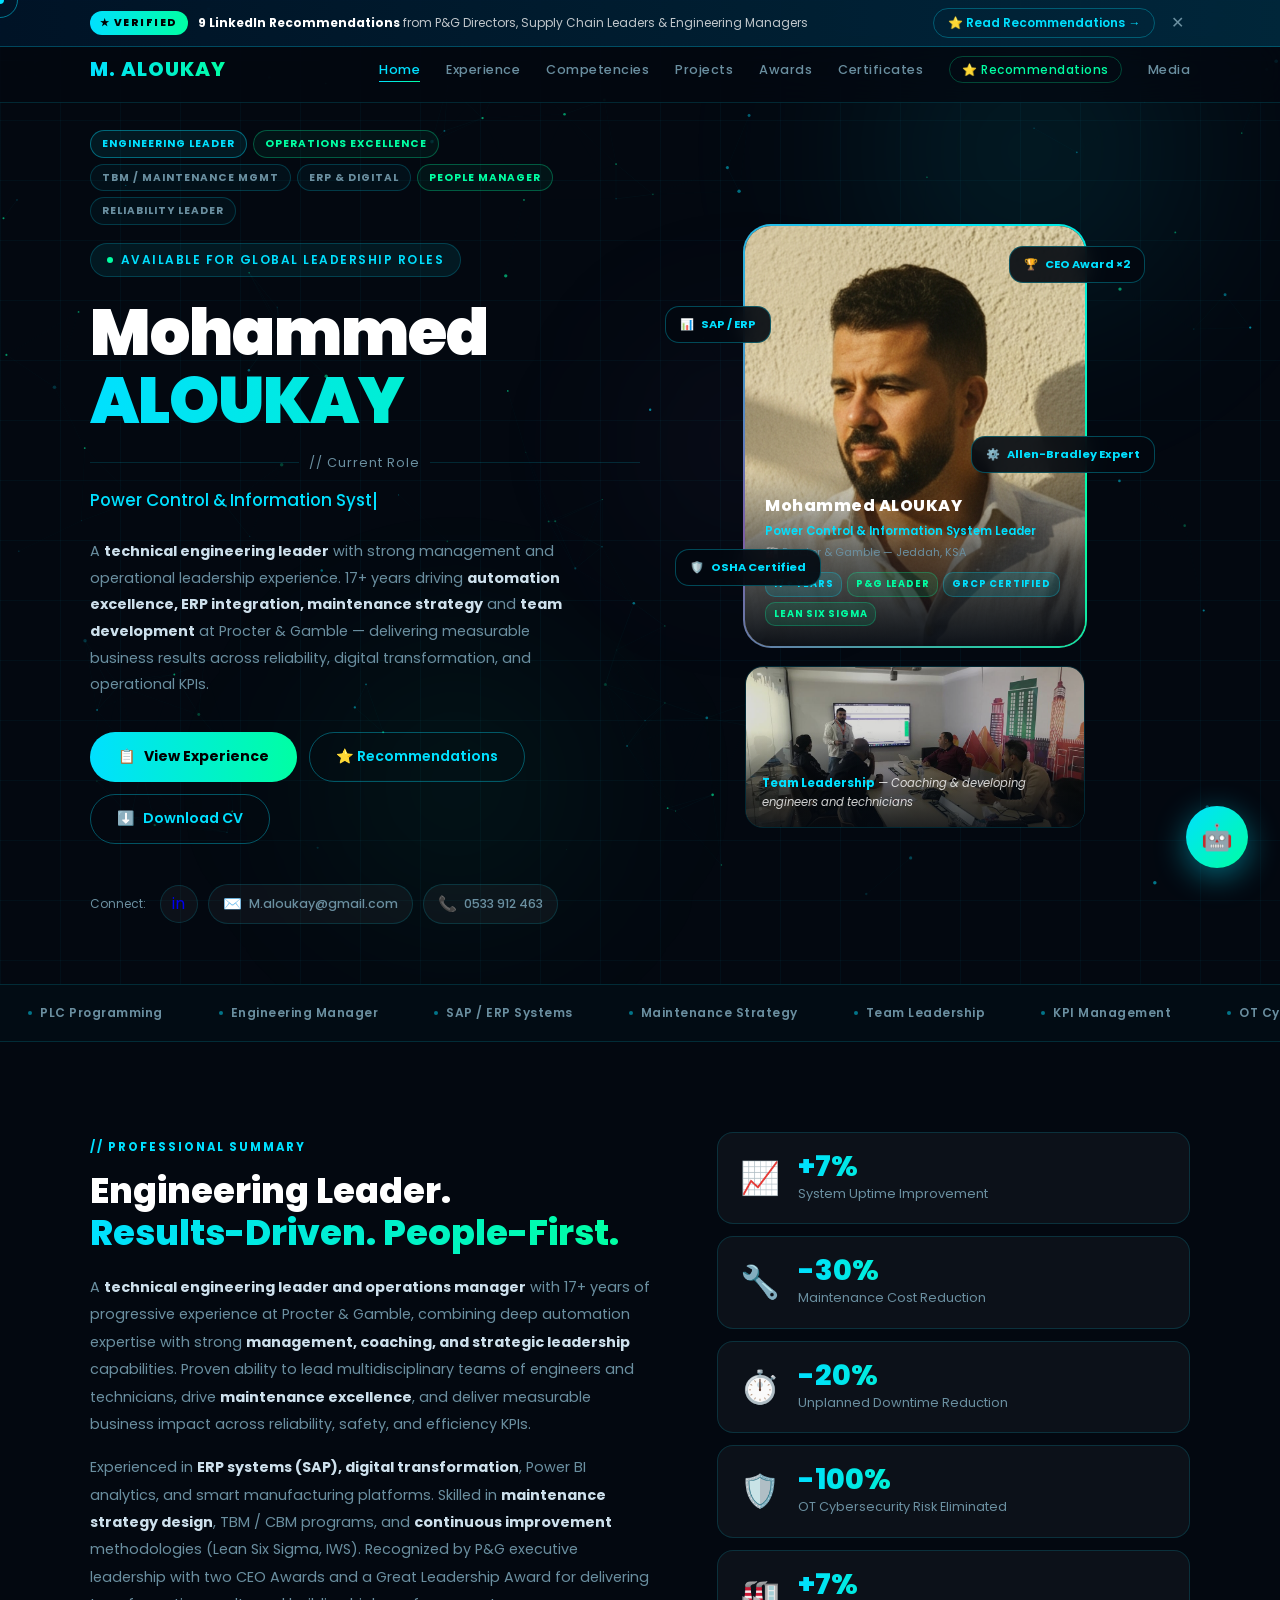
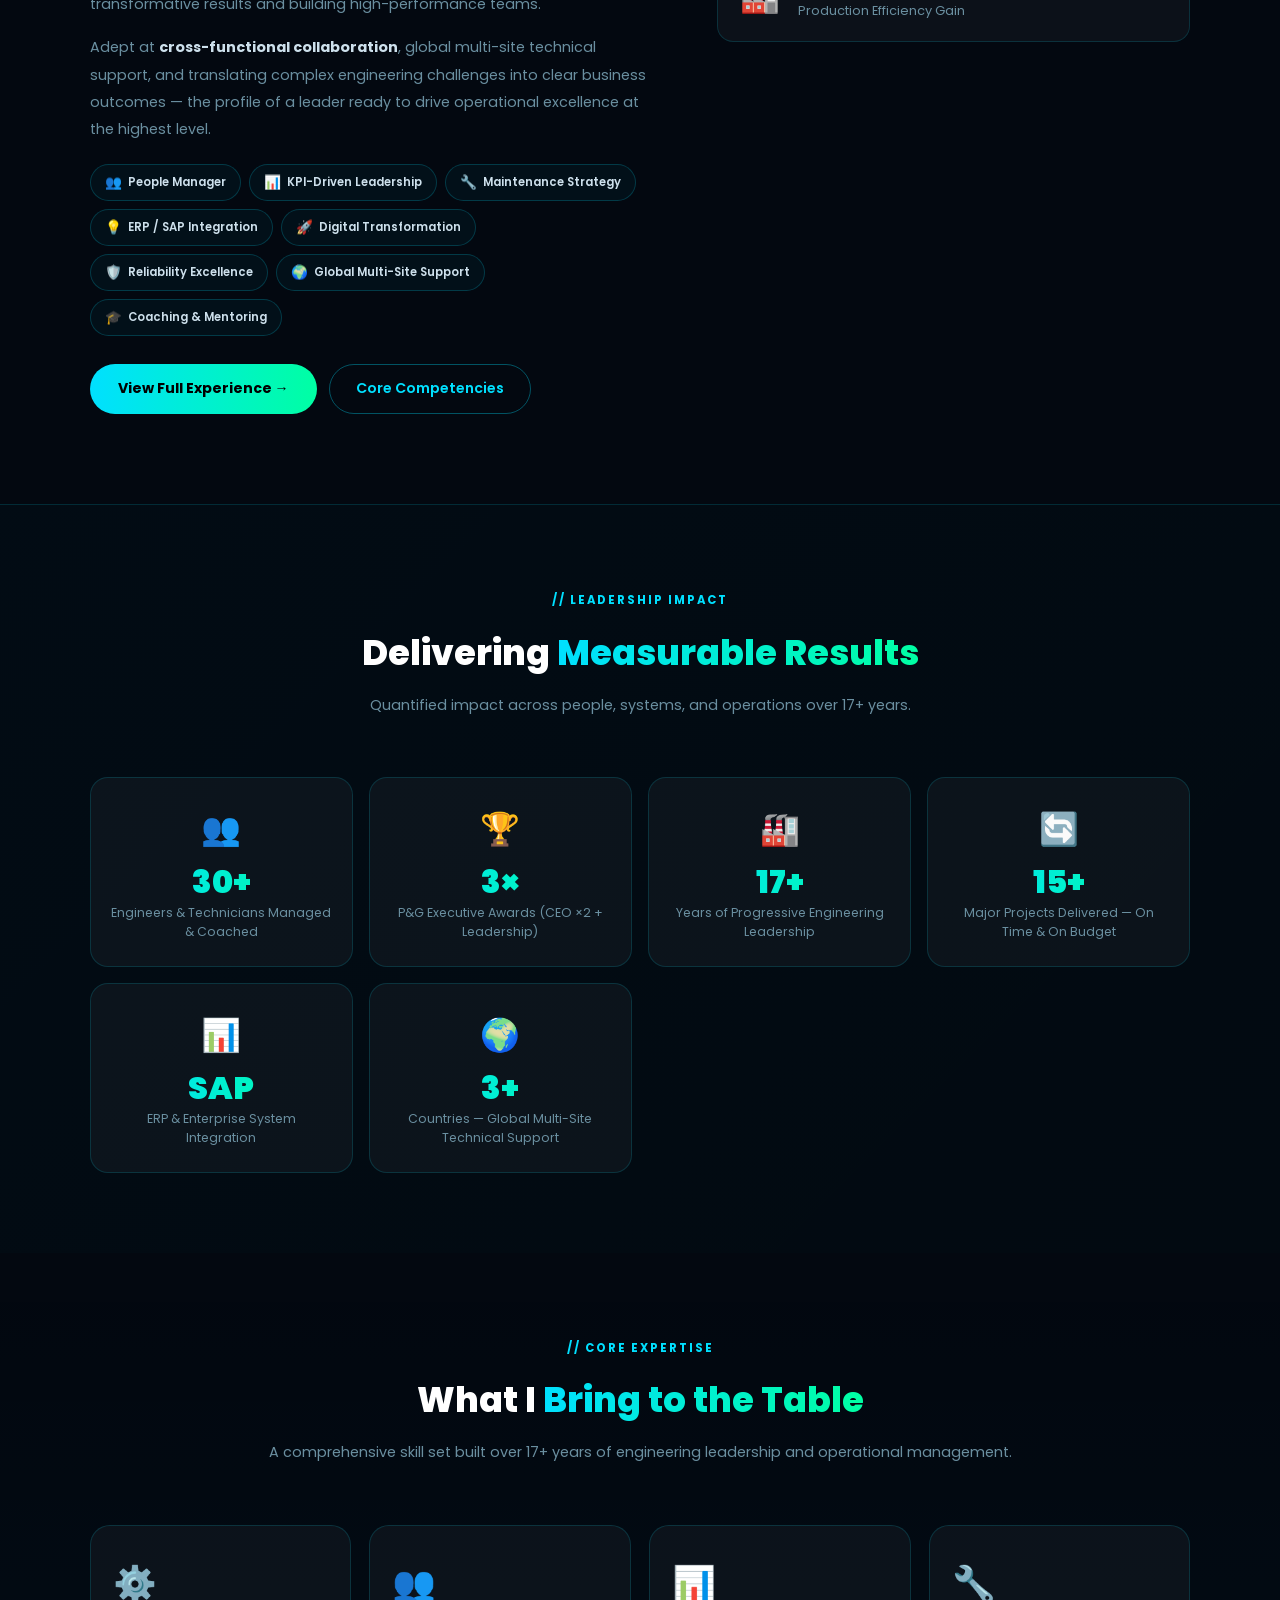
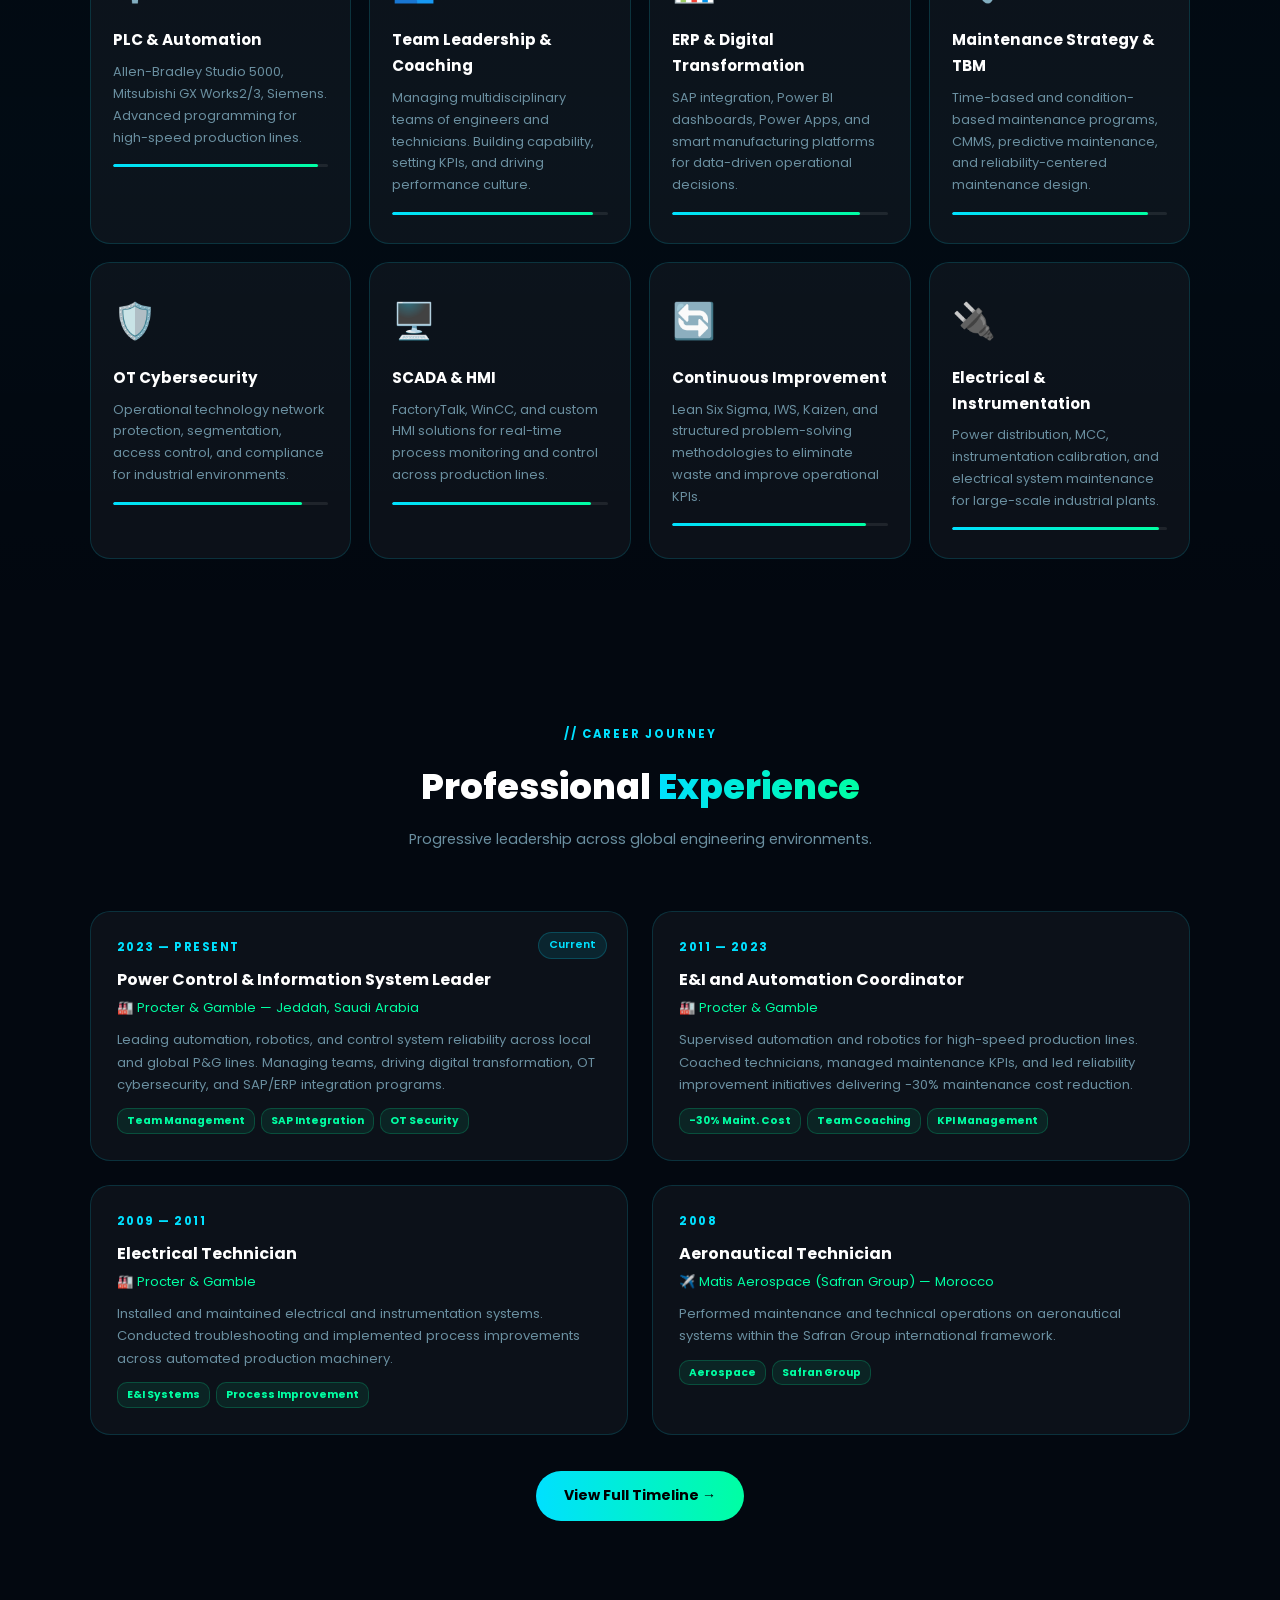
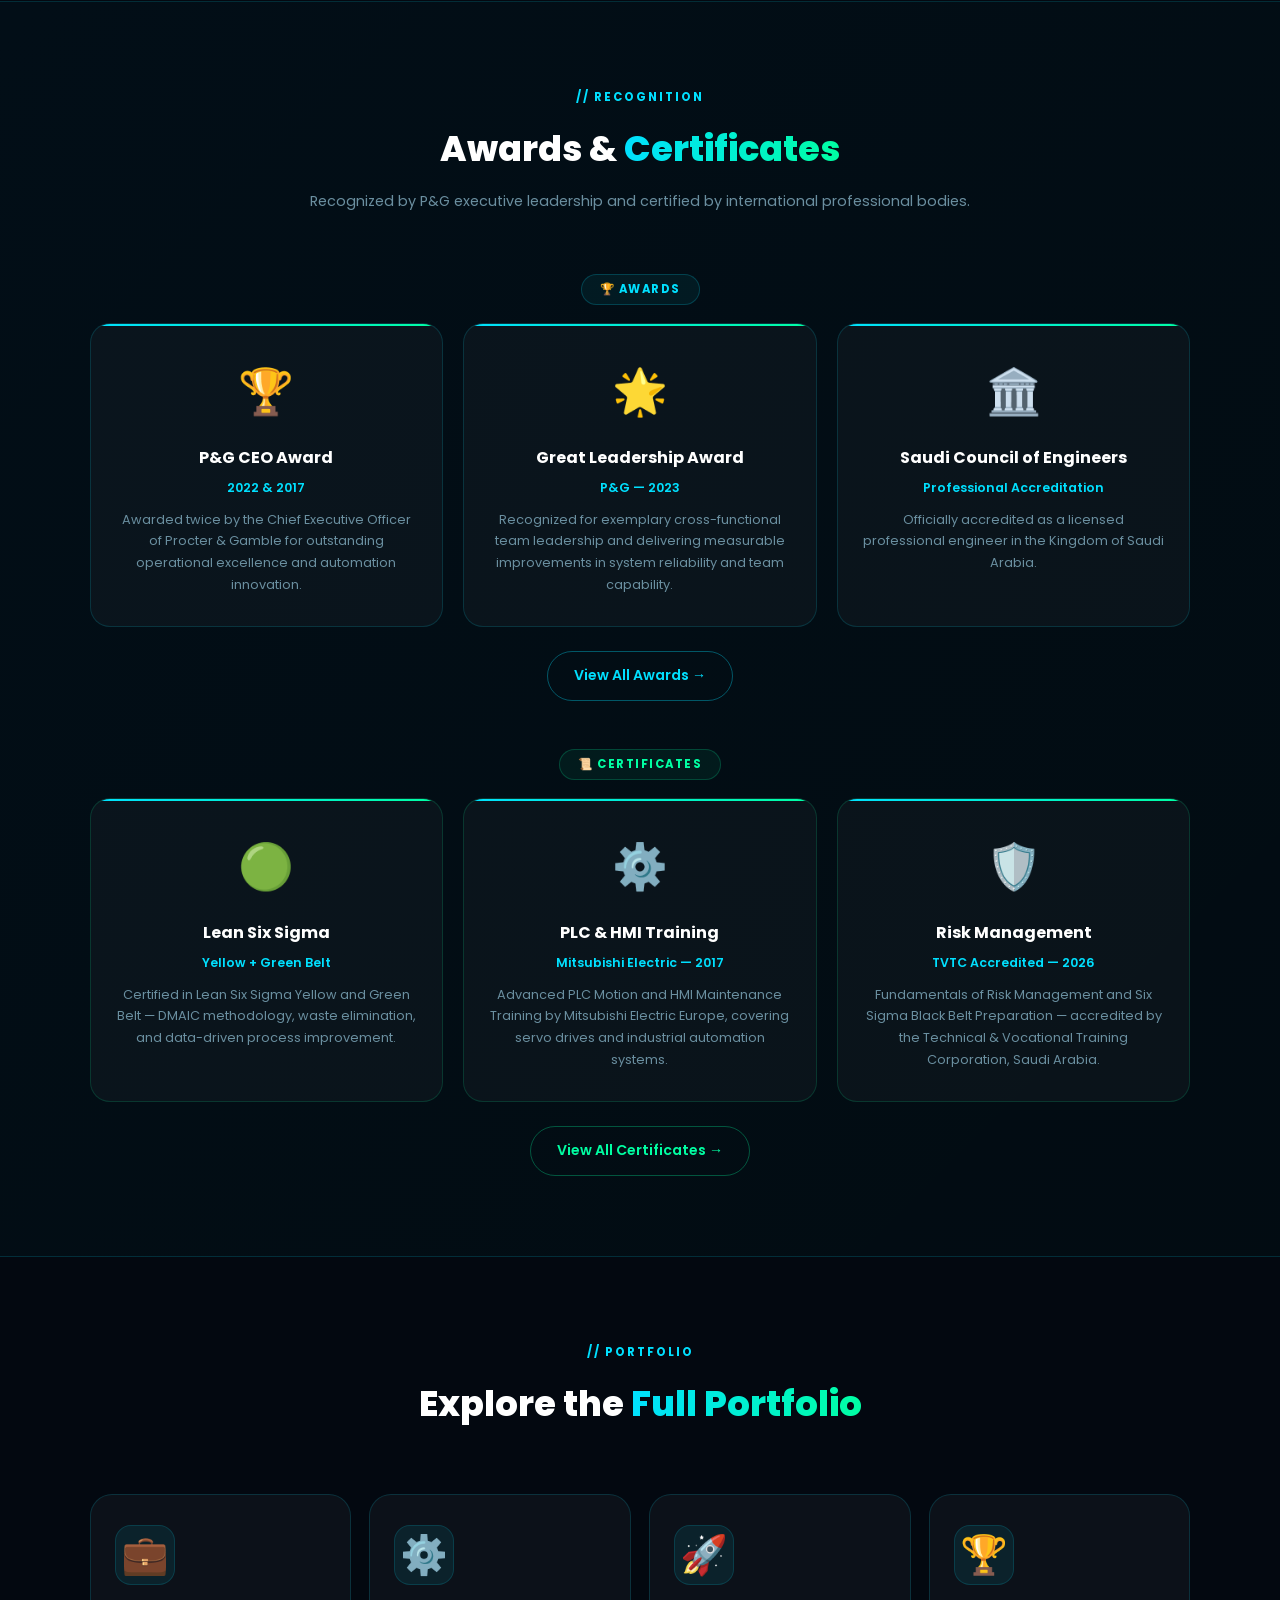
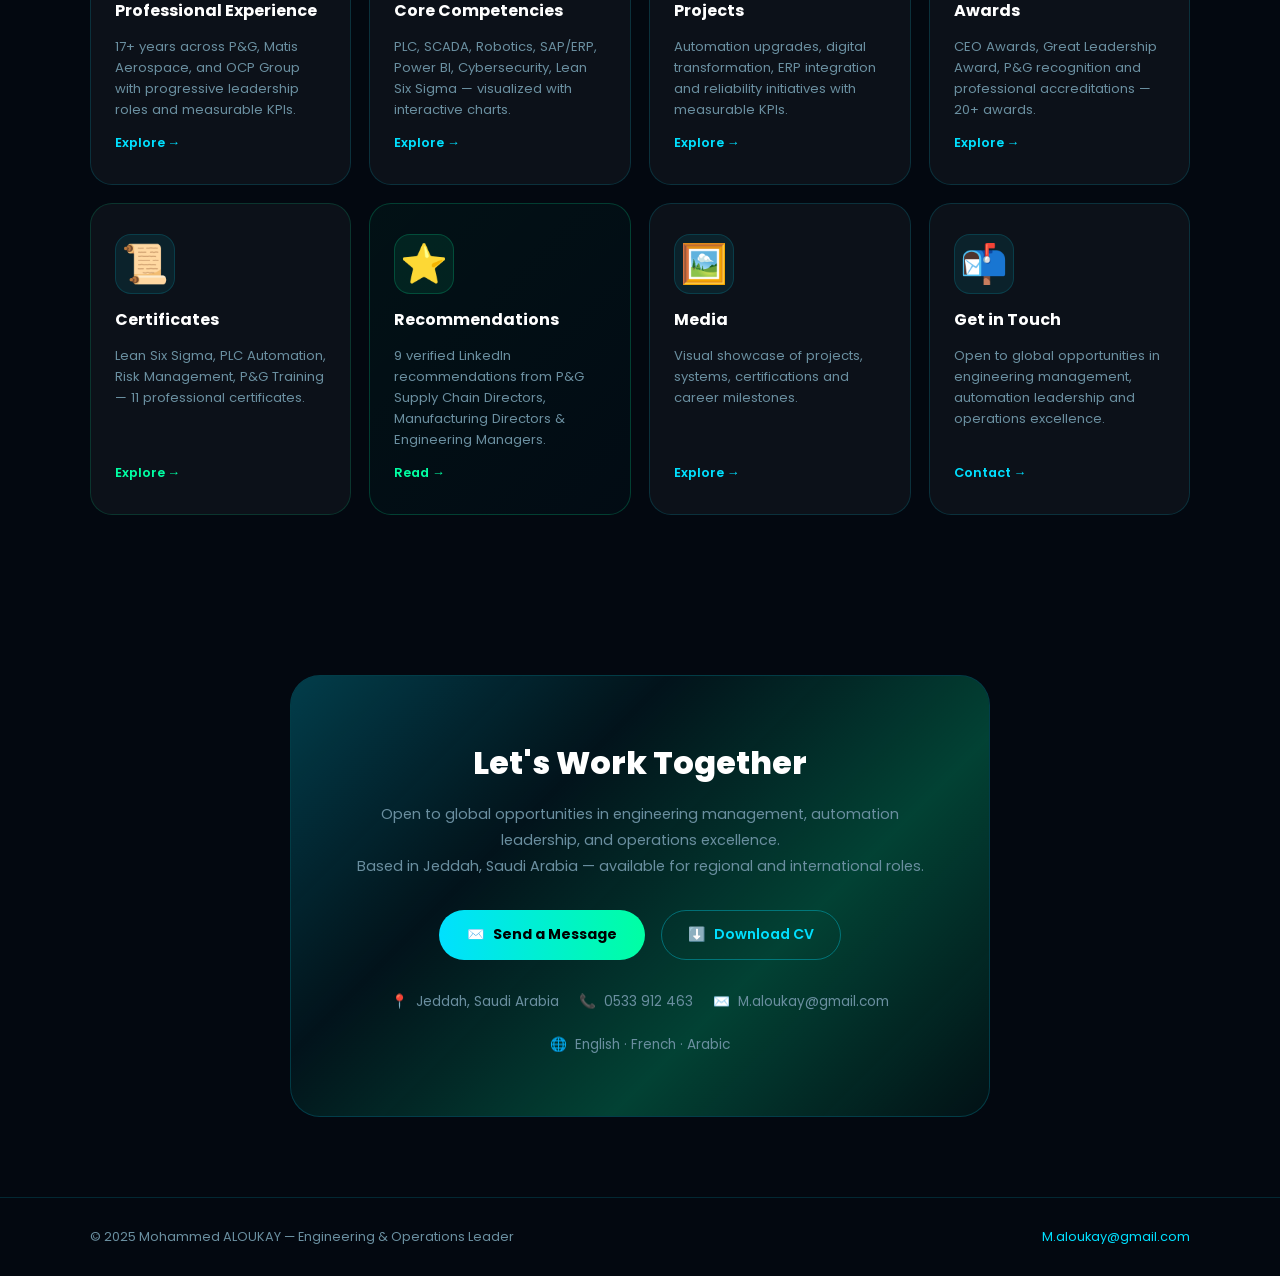
<file: index.html>
<!DOCTYPE html>
<html lang="en">
<head>
  <!-- Google tag (gtag.js) -->
<script async src="https://www.googletagmanager.com/gtag/js?id=G-YPWEG9NPGZ"></script>
<script>
  window.dataLayer = window.dataLayer || [];
  function gtag(){dataLayer.push(arguments);}
  gtag('js', new Date());

  gtag('config', 'G-YPWEG9NPGZ');
</script>
  <meta charset="UTF-8" />
  <meta name="viewport" content="width=device-width, initial-scale=1.0" />
  <title>Mohammed ALOUKAY — Engineering & Operations Leader</title>
  <link href="https://fonts.googleapis.com/css2?family=Poppins:wght@300;400;500;600;700;800;900&display=swap" rel="stylesheet" />
  <link rel="stylesheet" href="style.css" />
  <style>

    /* ══════════════════════════════════════════
       RESET & BASE
    ══════════════════════════════════════════ */
    *, *::before, *::after { box-sizing: border-box; margin: 0; padding: 0; }

    :root {
      --c1: #00e0ff;
      --c2: #00ffa3;
      --c3: #7b5ea7;
      --dark: #030810;
      --dark2: #060d18;
      --card-bg: rgba(255,255,255,0.04);
      --border: rgba(0,224,255,0.15);
      --text: #cde0ec;
      --muted: #6a8fa0;
    }

    html { scroll-behavior: smooth; }

    body {
      font-family: 'Poppins', sans-serif;
      background: var(--dark);
      color: var(--text);
      overflow-x: hidden;
    }

    /* ══════════════════════════════════════════
       LOADER
    ══════════════════════════════════════════ */
    #loader {
      position: fixed; inset: 0; z-index: 9999;
      background: #000;
      display: flex; flex-direction: column;
      align-items: center; justify-content: center;
      gap: 20px;
      transition: opacity .6s ease;
    }
    #loader .loader-name {
      font-size: 2rem; font-weight: 800; letter-spacing: 6px;
      background: linear-gradient(90deg, var(--c1), var(--c2));
      -webkit-background-clip: text; -webkit-text-fill-color: transparent;
    }
    #loader .loader-sub {
      font-size: .72rem; color: var(--muted); letter-spacing: 3px;
      text-transform: uppercase;
    }
    #loader .loader-bar {
      width: 220px; height: 2px;
      background: rgba(255,255,255,.1);
      border-radius: 2px; overflow: hidden;
    }
    #loader .loader-fill {
      height: 100%;
      background: linear-gradient(90deg, var(--c1), var(--c2));
      border-radius: 2px;
      animation: loadFill 1.6s ease forwards;
    }
    @keyframes loadFill { from { width: 0; } to { width: 100%; } }

    /* ══════════════════════════════════════════
       CUSTOM CURSOR
    ══════════════════════════════════════════ */
    .cursor-dot {
      width: 8px; height: 8px;
      background: var(--c1);
      border-radius: 50%;
      position: fixed; pointer-events: none;
      transform: translate(-50%,-50%);
      z-index: 9998;
      transition: transform .1s;
    }
    .cursor-ring {
      width: 36px; height: 36px;
      border: 1.5px solid rgba(0,224,255,.5);
      border-radius: 50%;
      position: fixed; pointer-events: none;
      transform: translate(-50%,-50%);
      z-index: 9997;
      transition: left .12s ease, top .12s ease;
    }

    /* ══════════════════════════════════════════
       CANVAS PARTICLES
    ══════════════════════════════════════════ */
    #particles-canvas {
      position: fixed; inset: 0;
      z-index: 0; pointer-events: none;
    }

    /* ══════════════════════════════════════════
       EXECUTIVE RECOMMENDATIONS BANNER
    ══════════════════════════════════════════ */
    .exec-rec-banner {
      position: fixed; top: 0; left: 0; right: 0;
      z-index: 1100;
      background: linear-gradient(90deg, rgba(0,20,40,.95), rgba(0,40,60,.95));
      border-bottom: 1px solid rgba(0,224,255,.25);
      backdrop-filter: blur(20px);
      padding: 8px 7%;
      display: flex; align-items: center; justify-content: space-between;
      gap: 12px;
      font-size: .75rem;
      transition: transform .4s ease;
    }
    .exec-rec-banner.hidden { transform: translateY(-100%); }
    .erb-left {
      display: flex; align-items: center; gap: 10px;
    }
    .erb-badge {
      background: linear-gradient(90deg, var(--c1), var(--c2));
      color: #000; font-weight: 800; font-size: .65rem;
      letter-spacing: 1.5px; text-transform: uppercase;
      padding: 3px 10px; border-radius: 20px;
      white-space: nowrap;
    }
    .erb-text { color: rgba(255,255,255,.75); }
    .erb-text strong { color: #fff; }
    .erb-right { display: flex; align-items: center; gap: 10px; }
    .erb-link {
      display: inline-flex; align-items: center; gap: 6px;
      color: var(--c1); text-decoration: none;
      font-weight: 600; font-size: .75rem;
      border: 1px solid rgba(0,224,255,.3);
      padding: 4px 14px; border-radius: 20px;
      transition: all .25s;
      white-space: nowrap;
    }
    .erb-link:hover {
      background: rgba(0,224,255,.1);
      border-color: var(--c1);
    }
    .erb-close {
      background: none; border: none; cursor: pointer;
      color: var(--muted); font-size: 1rem; line-height: 1;
      padding: 2px 6px;
      transition: color .2s;
    }
    .erb-close:hover { color: #fff; }

    /* ══════════════════════════════════════════
       NAV
    ══════════════════════════════════════════ */
    nav {
      position: fixed; top: 36px; width: 100%;
      padding: 16px 7%;
      display: flex; align-items: center; justify-content: space-between;
      background: rgba(3,8,16,.7);
      backdrop-filter: blur(20px);
      border-bottom: 1px solid var(--border);
      z-index: 1000;
      transition: padding .3s, top .4s;
    }
    nav.banner-hidden { top: 0; }
    nav.scrolled { padding: 10px 7%; }

    .nav-logo {
      font-size: 1.25rem; font-weight: 800; letter-spacing: 1px;
      background: linear-gradient(90deg, var(--c1), var(--c2));
      -webkit-background-clip: text; -webkit-text-fill-color: transparent;
      text-decoration: none;
    }

    .nav-links { display: flex; gap: 26px; list-style: none; }
    .nav-links a {
      color: var(--muted); text-decoration: none;
      font-size: .8rem; font-weight: 500; letter-spacing: .5px;
      transition: color .25s; position: relative;
    }
    .nav-links a::after {
      content: ''; position: absolute; bottom: -4px; left: 0;
      width: 0; height: 1.5px;
      background: linear-gradient(90deg, var(--c1), var(--c2));
      transition: width .3s;
    }
    .nav-links a:hover { color: #fff; }
    .nav-links a:hover::after { width: 100%; }
    .nav-links a.active { color: var(--c1); }
    .nav-links a.active::after { width: 100%; }
    .nav-links .rec-link a {
      color: var(--c2);
      border: 1px solid rgba(0,255,163,.25);
      padding: 4px 12px; border-radius: 20px;
      font-size: .75rem;
    }
    .nav-links .rec-link a:hover {
      background: rgba(0,255,163,.08);
      border-color: var(--c2);
      color: #fff;
    }
    .nav-links .rec-link a::after { display: none; }

    /* ══════════════════════════════════════════
       HERO
    ══════════════════════════════════════════ */
    .hero {
      min-height: 100vh;
      display: grid;
      grid-template-columns: 1fr 1fr;
      align-items: center;
      padding: 130px 7% 60px;
      position: relative;
      overflow: hidden;
      z-index: 1;
    }

    .hero::before {
      content: '';
      position: absolute; inset: 0;
      background-image:
        linear-gradient(rgba(0,224,255,.04) 1px, transparent 1px),
        linear-gradient(90deg, rgba(0,224,255,.04) 1px, transparent 1px);
      background-size: 60px 60px;
      animation: gridMove 20s linear infinite;
    }
    @keyframes gridMove {
      from { background-position: 0 0; }
      to   { background-position: 60px 60px; }
    }

    .orb {
      position: absolute; border-radius: 50%;
      filter: blur(80px); pointer-events: none;
      animation: orbFloat 10s ease-in-out infinite alternate;
    }
    .orb-1 {
      width: 500px; height: 500px;
      background: radial-gradient(circle, rgba(0,224,255,.12), transparent 70%);
      top: -100px; right: 0;
    }
    .orb-2 {
      width: 400px; height: 400px;
      background: radial-gradient(circle, rgba(0,255,163,.08), transparent 70%);
      bottom: 0; left: 20%;
      animation-delay: -5s;
    }
    .orb-3 {
      width: 300px; height: 300px;
      background: radial-gradient(circle, rgba(123,94,167,.1), transparent 70%);
      top: 30%; right: 30%;
      animation-delay: -3s;
    }
    @keyframes orbFloat {
      from { transform: translate(-30px,-30px) scale(1); }
      to   { transform: translate(30px,30px) scale(1.1); }
    }

    .hero-left { position: relative; z-index: 2; }

    /* Executive identity tags row */
    .exec-tags {
      display: flex; flex-wrap: wrap; gap: 6px;
      margin-bottom: 18px;
    }
    .exec-tag {
      font-size: .65rem; font-weight: 700; letter-spacing: 1px;
      text-transform: uppercase;
      padding: 4px 11px; border-radius: 20px;
      border: 1px solid rgba(0,224,255,.2);
      color: var(--muted);
      background: rgba(0,224,255,.04);
      transition: all .25s;
    }
    .exec-tag.highlight {
      border-color: rgba(0,224,255,.4);
      color: var(--c1);
      background: rgba(0,224,255,.08);
    }
    .exec-tag.green {
      border-color: rgba(0,255,163,.3);
      color: var(--c2);
      background: rgba(0,255,163,.05);
    }

    .hero-eyebrow {
      display: inline-flex; align-items: center; gap: 8px;
      background: rgba(0,224,255,.08);
      border: 1px solid rgba(0,224,255,.2);
      border-radius: 30px;
      padding: 6px 16px;
      font-size: .75rem; font-weight: 600;
      color: var(--c1); letter-spacing: 1.5px;
      text-transform: uppercase;
      margin-bottom: 22px;
    }
    .hero-eyebrow .dot {
      width: 6px; height: 6px; border-radius: 50%;
      background: var(--c2);
      animation: pulse 2s ease-in-out infinite;
    }
    @keyframes pulse {
      0%,100% { opacity: 1; transform: scale(1); }
      50%      { opacity: .4; transform: scale(.7); }
    }

    .hero-name {
      font-size: clamp(2.8rem, 5vw, 4.5rem);
      font-weight: 900; line-height: 1.05;
      letter-spacing: -1px;
      margin-bottom: 6px;
    }
    .hero-name .line1 { color: #fff; display: block; }
    .hero-name .line2 {
      display: block;
      background: linear-gradient(90deg, var(--c1) 0%, var(--c2) 60%, #fff 100%);
      -webkit-background-clip: text; -webkit-text-fill-color: transparent;
      background-size: 200%;
      animation: shimmer 4s linear infinite;
    }
    @keyframes shimmer {
      from { background-position: 0% 50%; }
      to   { background-position: 200% 50%; }
    }

    .hero-title-bar {
      display: flex; align-items: center; gap: 10px;
      margin: 18px 0 12px;
    }
    .hero-title-bar .line { flex: 1; height: 1px; background: var(--border); }
    .hero-title-bar .label {
      font-size: .8rem; color: var(--muted); letter-spacing: 1px;
      white-space: nowrap;
    }

    #typing-text {
      font-size: 1.05rem; font-weight: 500;
      color: var(--c1);
      min-height: 1.6rem;
      margin-bottom: 24px;
    }
    #typing-text .cursor-blink {
      display: inline-block; width: 2px; height: 1.1em;
      background: var(--c1); margin-left: 2px;
      animation: blink .7s step-end infinite;
      vertical-align: middle;
    }
    @keyframes blink { 50% { opacity: 0; } }

    .hero-desc {
      font-size: .9rem; color: var(--muted); line-height: 1.85;
      max-width: 500px; margin-bottom: 34px;
    }
    .hero-desc strong { color: var(--text); }

    .hero-btns { display: flex; flex-wrap: wrap; gap: 12px; margin-bottom: 40px; }

    .btn-primary {
      display: inline-flex; align-items: center; gap: 8px;
      padding: 13px 28px;
      background: linear-gradient(90deg, var(--c1), var(--c2));
      color: #000; font-weight: 700; font-size: .88rem;
      border-radius: 50px; text-decoration: none;
      transition: transform .25s, box-shadow .25s;
      position: relative; overflow: hidden;
    }
    .btn-primary::before {
      content: '';
      position: absolute; inset: 0;
      background: linear-gradient(90deg, var(--c2), var(--c1));
      opacity: 0; transition: opacity .3s;
    }
    .btn-primary:hover { transform: translateY(-3px); box-shadow: 0 12px 30px rgba(0,224,255,.35); }
    .btn-primary:hover::before { opacity: 1; }
    .btn-primary span { position: relative; z-index: 1; }

    .btn-ghost {
      display: inline-flex; align-items: center; gap: 8px;
      padding: 12px 26px;
      background: transparent;
      border: 1.5px solid rgba(0,224,255,.35);
      color: var(--c1); font-weight: 600; font-size: .88rem;
      border-radius: 50px; text-decoration: none;
      transition: all .25s;
    }
    .btn-ghost:hover {
      background: rgba(0,224,255,.08);
      border-color: var(--c1);
      transform: translateY(-3px);
    }

    .hero-social { display: flex; gap: 10px; align-items: center; flex-wrap: wrap; }
    .hero-social .soc-label { font-size: .75rem; color: var(--muted); margin-right: 4px; }
    .soc-btn {
      width: 38px; height: 38px;
      border-radius: 50%;
      border: 1px solid var(--border);
      display: flex; align-items: center; justify-content: center;
      font-size: 1rem; text-decoration: none;
      transition: all .25s;
      background: var(--card-bg);
    }
    .soc-btn:hover {
      border-color: var(--c1);
      background: rgba(0,224,255,.08);
      transform: translateY(-3px);
    }
    .soc-info-btn {
      display: inline-flex; align-items: center; gap: 7px;
      padding: 6px 14px;
      border-radius: 30px;
      border: 1px solid var(--border);
      background: var(--card-bg);
      color: var(--muted);
      font-size: .78rem; font-weight: 500;
      text-decoration: none;
      transition: all .25s;
      white-space: nowrap;
    }
    .soc-info-btn .si-icon { font-size: .95rem; }
    .soc-info-btn:hover {
      border-color: var(--c1);
      color: var(--c1);
      background: rgba(0,224,255,.08);
      transform: translateY(-2px);
    }
    .soc-info-btn.email-btn:hover { border-color: var(--c2); color: var(--c2); background: rgba(0,255,163,.07); }

    /* ══════════════════════════════════════════
       HERO RIGHT — EXECUTIVE PROFILE CARD
    ══════════════════════════════════════════ */
    .hero-right {
      position: relative; z-index: 2;
      display: flex; flex-direction: column;
      align-items: center; gap: 20px;
    }

    /* Rotating glow border */
    .profile-card-wrapper {
      position: relative;
      width: 340px; height: 420px;
    }
    .profile-card-wrapper::before {
      content: '';
      position: absolute; inset: -2px;
      border-radius: 28px;
      background: conic-gradient(
        from 0deg,
        var(--c1), var(--c2), var(--c3), var(--c1)
      );
      animation: rotateBorder 4s linear infinite;
      z-index: 0;
    }
    @keyframes rotateBorder {
      from { transform: rotate(0deg); }
      to   { transform: rotate(360deg); }
    }
    .profile-card-wrapper::after {
      content: '';
      position: absolute; inset: 1px;
      border-radius: 26px;
      background: var(--dark2);
      z-index: 1;
    }

    .profile-card {
      position: relative; z-index: 2;
      width: 100%; height: 100%;
      border-radius: 26px;
      overflow: hidden;
      background: var(--dark2);
    }

    .profile-photo {
      width: 100%; height: 100%;
      object-fit: cover;
      object-position: center top;
      display: block;
    }

    /* Gradient overlay on photo */
    .profile-overlay {
      position: absolute; bottom: 0; left: 0; right: 0;
      background: linear-gradient(to top, rgba(3,8,16,.95) 0%, rgba(3,8,16,.6) 50%, transparent 100%);
      padding: 24px 20px 20px;
      z-index: 3;
    }
    .po-name {
      font-size: 1rem; font-weight: 800; color: #fff;
      letter-spacing: .5px;
    }
    .po-title {
      font-size: .72rem; color: var(--c1);
      font-weight: 600; margin-top: 3px;
    }
    .po-company {
      font-size: .68rem; color: var(--muted); margin-top: 2px;
    }
    .po-badges {
      display: flex; flex-wrap: wrap; gap: 5px; margin-top: 10px;
    }
    .po-badge {
      font-size: .6rem; font-weight: 700; letter-spacing: .8px;
      text-transform: uppercase;
      padding: 3px 8px; border-radius: 10px;
      background: rgba(0,224,255,.12);
      border: 1px solid rgba(0,224,255,.25);
      color: var(--c1);
    }
    .po-badge.green {
      background: rgba(0,255,163,.1);
      border-color: rgba(0,255,163,.25);
      color: var(--c2);
    }

    /* Floating badges around card */
    .float-badge {
      position: absolute;
      background: rgba(3,8,16,.9);
      border: 1px solid rgba(0,224,255,.3);
      border-radius: 14px;
      padding: 8px 14px;
      font-size: .7rem; font-weight: 700;
      color: var(--c1);
      backdrop-filter: blur(10px);
      white-space: nowrap;
      z-index: 10;
      animation: floatBadge 4s ease-in-out infinite alternate;
    }
    .float-badge.fb1 { top: 20px; right: -60px; animation-delay: 0s; }
    .float-badge.fb2 { top: 50%; right: -70px; animation-delay: -1.5s; }
    .float-badge.fb3 { bottom: 60px; left: -70px; animation-delay: -3s; }
    .float-badge.fb4 { top: 80px; left: -80px; animation-delay: -2s; }
    @keyframes floatBadge {
      from { transform: translateY(-6px); }
      to   { transform: translateY(6px); }
    }
    .float-badge .fb-icon { margin-right: 5px; }

    /* Leadership photo strip */
    .leadership-strip {
      width: 340px;
      border-radius: 18px;
      overflow: hidden;
      border: 1px solid rgba(0,224,255,.15);
      position: relative;
    }
    .leadership-strip img {
      width: 100%; height: 160px;
      object-fit: cover; object-position: center 30%;
      display: block;
      filter: brightness(.85);
      transition: filter .3s;
    }
    .leadership-strip:hover img { filter: brightness(1); }
    .leadership-strip-overlay {
      position: absolute; inset: 0;
      background: linear-gradient(to top, rgba(3,8,16,.8) 0%, transparent 60%);
      display: flex; align-items: flex-end;
      padding: 14px 16px;
    }
    .lso-text {
      font-size: .72rem; color: rgba(255,255,255,.8);
      font-style: italic;
    }
    .lso-text strong { color: var(--c1); font-style: normal; }

    /* ══════════════════════════════════════════
       MARQUEE STRIP
    ══════════════════════════════════════════ */
    .marquee-strip {
      position: relative; z-index: 1;
      padding: 18px 0;
      border-top: 1px solid var(--border);
      border-bottom: 1px solid var(--border);
      background: rgba(0,224,255,.02);
      overflow: hidden;
    }
    .marquee-track {
      display: flex; gap: 0;
      animation: marquee 28s linear infinite;
      width: max-content;
    }
    .marquee-track:hover { animation-play-state: paused; }
    @keyframes marquee { from { transform: translateX(0); } to { transform: translateX(-50%); } }
    .marquee-item {
      display: inline-flex; align-items: center; gap: 8px;
      padding: 0 28px;
      font-size: .75rem; font-weight: 600;
      color: var(--muted); letter-spacing: .5px;
      white-space: nowrap;
    }
    .marquee-item .mi-dot {
      width: 4px; height: 4px; border-radius: 50%;
      background: var(--c1); opacity: .5;
    }

    /* ══════════════════════════════════════════
       ABOUT / SUMMARY SECTION
    ══════════════════════════════════════════ */
    .about-section {
      position: relative; z-index: 1;
      padding: 90px 7%;
      display: grid; grid-template-columns: 1.2fr 1fr;
      gap: 60px; align-items: start;
    }

    .about-left {}
    .about-left .section-tag {
      display: inline-block;
      font-size: .72rem; font-weight: 700; letter-spacing: 2px;
      text-transform: uppercase; color: var(--c1);
      margin-bottom: 12px;
    }
    .about-left h2 {
      font-size: 2.2rem; font-weight: 800; color: #fff;
      margin-bottom: 20px; line-height: 1.2;
    }
    .about-left h2 span {
      background: linear-gradient(90deg, var(--c1), var(--c2));
      -webkit-background-clip: text; -webkit-text-fill-color: transparent;
    }
    .about-left p {
      font-size: .9rem; color: var(--muted); line-height: 1.9;
      margin-bottom: 16px;
    }
    .about-left p strong { color: var(--text); }

    /* Leadership pillars row */
    .leadership-pillars {
      display: flex; flex-wrap: wrap; gap: 8px;
      margin: 20px 0 28px;
    }
    .lp-pill {
      display: inline-flex; align-items: center; gap: 6px;
      padding: 6px 14px; border-radius: 20px;
      font-size: .72rem; font-weight: 600;
      border: 1px solid rgba(0,224,255,.2);
      color: var(--text);
      background: rgba(0,224,255,.04);
      transition: all .25s;
    }
    .lp-pill:hover {
      border-color: rgba(0,224,255,.4);
      color: var(--c1);
      background: rgba(0,224,255,.08);
      transform: translateY(-2px);
    }
    .lp-pill .lp-icon { font-size: .85rem; }

    .about-btns { display: flex; flex-wrap: wrap; gap: 12px; }

    /* Stats column */
    .stat-row-item {
      display: flex; align-items: center; gap: 16px;
      padding: 18px 20px;
      background: var(--card-bg);
      border: 1px solid var(--border);
      border-radius: 16px;
      margin-bottom: 12px;
      transition: all .3s;
    }
    .stat-row-item:hover {
      border-color: rgba(0,224,255,.3);
      box-shadow: 0 4px 24px rgba(0,224,255,.1);
    }
    .stat-row-item .sri-icon {
      font-size: 2rem; min-width: 44px; text-align: center;
    }
    .stat-row-item .sri-num {
      font-size: 1.8rem; font-weight: 800;
      background: linear-gradient(90deg, var(--c1), var(--c2));
      -webkit-background-clip: text; -webkit-text-fill-color: transparent;
      line-height: 1;
    }
    .stat-row-item .sri-label {
      font-size: .8rem; color: var(--muted); margin-top: 2px;
    }

    /* ══════════════════════════════════════════
       EXPERTISE SECTION
    ══════════════════════════════════════════ */
    .expertise-section {
      position: relative; z-index: 1;
      padding: 80px 7%;
      background: linear-gradient(180deg, transparent, rgba(0,224,255,.02), transparent);
    }

    .section-header { text-align: center; margin-bottom: 60px; }
    .section-header .section-tag {
      display: inline-block;
      font-size: .72rem; font-weight: 700; letter-spacing: 2px;
      text-transform: uppercase; color: var(--c1);
      margin-bottom: 12px;
    }
    .section-header h2 {
      font-size: 2.2rem; font-weight: 800; color: #fff;
    }
    .section-header h2 span {
      background: linear-gradient(90deg, var(--c1), var(--c2));
      -webkit-background-clip: text; -webkit-text-fill-color: transparent;
    }
    .section-header p { font-size: .9rem; color: var(--muted); margin-top: 10px; }

    .expertise-grid {
      display: grid;
      grid-template-columns: repeat(auto-fill, minmax(240px,1fr));
      gap: 18px;
    }

    .exp-card {
      background: var(--card-bg);
      border: 1px solid var(--border);
      border-radius: 20px;
      padding: 28px 22px;
      transition: all .35s;
      position: relative; overflow: hidden;
      cursor: default;
    }
    .exp-card::after {
      content: '';
      position: absolute; inset: 0;
      background: linear-gradient(135deg, rgba(0,224,255,.06), transparent);
      opacity: 0; transition: opacity .3s;
    }
    .exp-card:hover {
      transform: translateY(-8px);
      border-color: rgba(0,224,255,.35);
      box-shadow: 0 16px 40px rgba(0,224,255,.12);
    }
    .exp-card:hover::after { opacity: 1; }
    .exp-card .ec-icon { font-size: 2.2rem; margin-bottom: 14px; display: block; }
    .exp-card h4 { font-size: .95rem; font-weight: 700; color: #fff; margin-bottom: 8px; }
    .exp-card p { font-size: .8rem; color: var(--muted); line-height: 1.7; }
    .exp-card .ec-bar {
      height: 3px; border-radius: 2px;
      background: rgba(255,255,255,.08);
      margin-top: 16px; overflow: hidden;
    }
    .exp-card .ec-fill {
      height: 100%;
      background: linear-gradient(90deg, var(--c1), var(--c2));
      border-radius: 2px;
      transition: width 1.2s ease;
    }

    /* ══════════════════════════════════════════
       LEADERSHIP IMPACT SECTION (new)
    ══════════════════════════════════════════ */
    .impact-section {
      position: relative; z-index: 1;
      padding: 80px 7%;
      background: linear-gradient(135deg, rgba(0,224,255,.02), rgba(0,255,163,.01));
      border-top: 1px solid var(--border);
    }

    .impact-grid {
      display: grid;
      grid-template-columns: repeat(auto-fill, minmax(220px,1fr));
      gap: 16px;
      margin-top: 0;
    }

    .impact-card {
      background: var(--card-bg);
      border: 1px solid var(--border);
      border-radius: 18px;
      padding: 24px 20px;
      text-align: center;
      transition: all .3s;
      position: relative; overflow: hidden;
    }
    .impact-card::before {
      content: '';
      position: absolute; top: 0; left: 0; right: 0;
      height: 2px;
      background: linear-gradient(90deg, var(--c1), var(--c2));
      transform: scaleX(0);
      transition: transform .4s ease;
    }
    .impact-card:hover::before { transform: scaleX(1); }
    .impact-card:hover {
      transform: translateY(-6px);
      border-color: rgba(0,224,255,.3);
      box-shadow: 0 12px 32px rgba(0,224,255,.1);
    }
    .impact-card .ic-icon { font-size: 2rem; margin-bottom: 10px; display: block; }
    .impact-card .ic-num {
      font-size: 2rem; font-weight: 900;
      background: linear-gradient(90deg, var(--c1), var(--c2));
      -webkit-background-clip: text; -webkit-text-fill-color: transparent;
      line-height: 1;
    }
    .impact-card .ic-label {
      font-size: .78rem; color: var(--muted); margin-top: 6px; line-height: 1.5;
    }

    /* ══════════════════════════════════════════
       TIMELINE PREVIEW
    ══════════════════════════════════════════ */
    .timeline-section {
      position: relative; z-index: 1;
      padding: 80px 7%;
    }

    .timeline-preview {
      display: grid; grid-template-columns: 1fr 1fr;
      gap: 24px;
    }

    .tp-card {
      background: var(--card-bg);
      border: 1px solid var(--border);
      border-radius: 20px;
      padding: 26px;
      transition: all .3s;
      position: relative;
    }
    .tp-card:hover {
      border-color: rgba(0,224,255,.3);
      transform: translateY(-5px);
      box-shadow: 0 12px 32px rgba(0,224,255,.1);
    }
    .tp-card .tp-year {
      font-size: .72rem; font-weight: 700;
      color: var(--c1); letter-spacing: 1.5px;
      text-transform: uppercase; margin-bottom: 8px;
    }
    .tp-card h4 { font-size: 1rem; font-weight: 700; color: #fff; margin-bottom: 4px; }
    .tp-card .tp-company { font-size: .82rem; color: var(--c2); margin-bottom: 10px; }
    .tp-card p { font-size: .82rem; color: var(--muted); line-height: 1.7; }
    .tp-card .tp-badge {
      position: absolute; top: 20px; right: 20px;
      background: rgba(0,224,255,.1);
      border: 1px solid rgba(0,224,255,.2);
      border-radius: 20px; padding: 3px 10px;
      font-size: .68rem; color: var(--c1); font-weight: 600;
    }
    .tp-card .tp-kpis {
      display: flex; flex-wrap: wrap; gap: 6px; margin-top: 12px;
    }
    .tp-kpi {
      font-size: .65rem; font-weight: 700;
      padding: 3px 9px; border-radius: 10px;
      background: rgba(0,255,163,.08);
      border: 1px solid rgba(0,255,163,.2);
      color: var(--c2);
    }

    /* ══════════════════════════════════════════
       AWARDS STRIP
    ══════════════════════════════════════════ */
    .awards-strip {
      position: relative; z-index: 1;
      padding: 80px 7%;
      background: linear-gradient(135deg, rgba(0,224,255,.03), rgba(0,255,163,.02));
      border-top: 1px solid var(--border);
      border-bottom: 1px solid var(--border);
    }

    .awards-row {
      display: grid; grid-template-columns: repeat(3,1fr);
      gap: 20px;
    }

    .award-item {
      background: rgba(255,255,255,.03);
      border: 1px solid var(--border);
      border-radius: 20px;
      padding: 30px 24px;
      text-align: center;
      transition: all .3s;
      position: relative; overflow: hidden;
    }
    .award-item::before {
      content: '';
      position: absolute; top: 0; left: 0; right: 0;
      height: 2px;
      background: linear-gradient(90deg, var(--c1), var(--c2));
    }
    .award-item:hover {
      transform: translateY(-8px);
      box-shadow: 0 16px 40px rgba(0,224,255,.15);
      border-color: rgba(0,224,255,.3);
    }
    .award-item .ai-icon { font-size: 2.8rem; margin-bottom: 14px; display: block; }
    .award-item h4 { font-size: 1rem; font-weight: 700; color: #fff; margin-bottom: 6px; }
    .award-item .ai-year {
      font-size: .78rem; color: var(--c1); font-weight: 600;
      margin-bottom: 10px;
    }
    .award-item p { font-size: .8rem; color: var(--muted); line-height: 1.7; }

    /* ══════════════════════════════════════════
       NAVIGATION CARDS
    ══════════════════════════════════════════ */
    .nav-cards-section {
      position: relative; z-index: 1;
      padding: 80px 7%;
    }

    .nav-cards-grid {
      display: grid;
      grid-template-columns: repeat(auto-fill, minmax(260px,1fr));
      gap: 18px;
    }

    .nav-card {
      background: var(--card-bg);
      border: 1px solid var(--border);
      border-radius: 22px;
      padding: 30px 24px;
      text-decoration: none;
      display: flex; flex-direction: column; gap: 12px;
      transition: all .35s;
      position: relative; overflow: hidden;
    }
    .nav-card::before {
      content: '';
      position: absolute; inset: 0;
      background: linear-gradient(135deg, rgba(0,224,255,.07), transparent);
      opacity: 0; transition: opacity .3s;
    }
    .nav-card:hover {
      transform: translateY(-8px);
      border-color: rgba(0,224,255,.35);
      box-shadow: 0 16px 40px rgba(0,224,255,.12);
    }
    .nav-card:hover::before { opacity: 1; }
    .nav-card .nc-icon {
      font-size: 2.4rem;
      display: flex; align-items: center; justify-content: center;
      width: 60px; height: 60px;
      background: rgba(0,224,255,.08);
      border: 1px solid rgba(0,224,255,.15);
      border-radius: 16px;
    }
    .nav-card h3 { font-size: 1rem; font-weight: 700; color: #fff; }
    .nav-card p  { font-size: .82rem; color: var(--muted); line-height: 1.6; flex: 1; }
    .nav-card .nc-arrow {
      font-size: .8rem; color: var(--c1);
      display: flex; align-items: center; gap: 5px;
      font-weight: 600;
      transition: gap .25s;
    }
    .nav-card:hover .nc-arrow { gap: 10px; }

    /* Special Recommendations card */
    .nav-card.rec-card {
      border-color: rgba(0,255,163,.2);
      background: linear-gradient(135deg, rgba(0,255,163,.04), rgba(0,224,255,.02));
    }
    .nav-card.rec-card:hover {
      border-color: rgba(0,255,163,.4);
      box-shadow: 0 16px 40px rgba(0,255,163,.1);
    }
    .nav-card.rec-card .nc-icon {
      background: rgba(0,255,163,.08);
      border-color: rgba(0,255,163,.2);
    }
    .nav-card.rec-card .nc-arrow { color: var(--c2); }

    /* ══════════════════════════════════════════
       CONTACT SECTION
    ══════════════════════════════════════════ */
    .contact-section {
      position: relative; z-index: 1;
      padding: 80px 7%;
      text-align: center;
    }

    .contact-box {
      max-width: 700px; margin: 0 auto;
      background: linear-gradient(135deg, rgba(0,224,255,.06), rgba(0,255,163,.04));
      border: 1px solid rgba(0,224,255,.2);
      border-radius: 30px;
      padding: 60px 50px;
      position: relative; overflow: hidden;
    }
    .contact-box::before {
      content: '';
      position: absolute; inset: -1px;
      border-radius: 30px;
      background: linear-gradient(135deg, rgba(0,224,255,.2), transparent, rgba(0,255,163,.2), transparent);
      z-index: -1;
    }
    .contact-box h2 {
      font-size: 2rem; font-weight: 800; color: #fff; margin-bottom: 12px;
    }
    .contact-box p { font-size: .9rem; color: var(--muted); margin-bottom: 30px; line-height: 1.8; }

    .contact-info-row {
      display: flex; flex-wrap: wrap; justify-content: center; gap: 20px;
      margin-top: 30px;
    }
    .ci-item {
      display: flex; align-items: center; gap: 8px;
      font-size: .85rem; color: var(--muted);
    }
    .ci-item a { color: var(--muted); text-decoration: none; transition: color .25s; }
    .ci-item a:hover { color: var(--c1); }
    .ci-item .ci-icon { color: var(--c1); }

    /* ══════════════════════════════════════════
       FOOTER
    ══════════════════════════════════════════ */
    footer {
      position: relative; z-index: 1;
      padding: 28px 7%;
      border-top: 1px solid var(--border);
      display: flex; align-items: center; justify-content: space-between;
      flex-wrap: wrap; gap: 12px;
    }
    footer p { font-size: .8rem; color: var(--muted); }
    footer a { color: var(--c1); text-decoration: none; }

    /* ══════════════════════════════════════════
       SCROLL REVEAL
    ══════════════════════════════════════════ */
    .reveal {
      opacity: 0; transform: translateY(40px);
      transition: opacity .8s ease, transform .8s ease;
    }
    .reveal.visible { opacity: 1; transform: translateY(0); }
    .reveal-left {
      opacity: 0; transform: translateX(-40px);
      transition: opacity .8s ease, transform .8s ease;
    }
    .reveal-left.visible { opacity: 1; transform: translateX(0); }
    .reveal-right {
      opacity: 0; transform: translateX(40px);
      transition: opacity .8s ease, transform .8s ease;
    }
    .reveal-right.visible { opacity: 1; transform: translateX(0); }

    .d1 { transition-delay: .1s; }
    .d2 { transition-delay: .2s; }
    .d3 { transition-delay: .3s; }
    .d4 { transition-delay: .4s; }
    .d5 { transition-delay: .5s; }

    /* ══════════════════════════════════════════
       RESPONSIVE
    ══════════════════════════════════════════ */
    @media (max-width: 900px) {
      .hero { grid-template-columns: 1fr; padding-top: 120px; }
      .hero-right { display: none; }
      .about-section { grid-template-columns: 1fr; }
      .timeline-preview { grid-template-columns: 1fr; }
      .awards-row { grid-template-columns: 1fr; }
      .profile-card-wrapper { width: 280px; height: 340px; }
      .float-badge { display: none; }
    }
    @media (max-width: 600px) {
      .nav-links { display: none; }
      .exec-rec-banner { padding: 8px 4%; }
      .erb-text { display: none; }
    }
  </style>
</head>
<body>

<!-- LOADER -->
<div id="loader">
  <div class="loader-name">ALOUKAY</div>
  <div class="loader-sub">Engineering &amp; Operations Leader</div>
  <div class="loader-bar"><div class="loader-fill"></div></div>
</div>

<!-- CURSOR -->
<div class="cursor-dot" id="cursorDot"></div>
<div class="cursor-ring" id="cursorRing"></div>

<!-- PARTICLES -->
<canvas id="particles-canvas"></canvas>

<!-- ════════════════════ EXECUTIVE RECOMMENDATIONS BANNER ════════════════════ -->
<div class="exec-rec-banner" id="execBanner">
  <div class="erb-left">
    <span class="erb-badge">★ Verified</span>
    <span class="erb-text"><strong>9 LinkedIn Recommendations</strong> from P&amp;G Directors, Supply Chain Leaders &amp; Engineering Managers</span>
  </div>
  <div class="erb-right">
    <a href="recommendations.html" class="erb-link">⭐ Read Recommendations →</a>
    <button class="erb-close" id="bannerClose" title="Close">✕</button>
  </div>
</div>

<!-- ════════════════════ NAV ════════════════════ -->
<nav id="mainNav">
  <a href="index.html" class="nav-logo">M. ALOUKAY</a>
  <ul class="nav-links">
    <li><a href="index.html" class="active">Home</a></li>
    <li><a href="experience.html">Experience</a></li>
    <li><a href="competencies.html">Competencies</a></li>
    <li><a href="projects.html">Projects</a></li>
    <li><a href="achievements.html">Awards</a></li>
    <li><a href="certificates.html">Certificates</a></li>
    <li class="rec-link"><a href="recommendations.html">⭐ Recommendations</a></li>
    <li><a href="gallery.html">Media</a></li>
  </ul>
</nav>

<!-- ════════════════════ HERO ════════════════════ -->
<section class="hero">
  <div class="orb orb-1"></div>
  <div class="orb orb-2"></div>
  <div class="orb orb-3"></div>

  <!-- LEFT -->
  <div class="hero-left reveal-left">

    <!-- Executive identity tags -->
    <div class="exec-tags">
      <span class="exec-tag highlight">Engineering Leader</span>
      <span class="exec-tag green">Operations Excellence</span>
      <span class="exec-tag">TBM / Maintenance Mgmt</span>
      <span class="exec-tag">ERP &amp; Digital</span>
      <span class="exec-tag green">People Manager</span>
      <span class="exec-tag">Reliability Leader</span>
    </div>

    <div class="hero-eyebrow">
      <span class="dot"></span>
      Available for Global Leadership Roles
    </div>

    <h1 class="hero-name">
      <span class="line1">Mohammed</span>
      <span class="line2">ALOUKAY</span>
    </h1>

    <div class="hero-title-bar">
      <div class="line"></div>
      <div class="label">// Current Role</div>
      <div class="line"></div>
    </div>

    <div id="typing-text"><span class="cursor-blink"></span></div>

    <p class="hero-desc">
      A <strong>technical engineering leader</strong> with strong management and operational leadership experience.
      17+ years driving <strong>automation excellence, ERP integration, maintenance strategy</strong> and
      <strong>team development</strong> at Procter &amp; Gamble — delivering measurable business results
      across reliability, digital transformation, and operational KPIs.
    </p>

    <div class="hero-btns">
      <a class="btn-primary" href="experience.html"><span>📋</span><span>View Experience</span></a>
      <a class="btn-ghost" href="recommendations.html">⭐ Recommendations</a>
      <a class="btn-ghost" href="Mohammed_ALOUKAY_CV.pdf" download><span>⬇️</span><span>Download CV</span></a>
    </div>

    <div class="hero-social">
      <span class="soc-label">Connect:</span>
      <a href="https://www.linkedin.com/in/mohammed-aloukay-733482168/" target="_blank" class="soc-btn" title="LinkedIn">in</a>
      <a href="mailto:M.aloukay@gmail.com" class="soc-info-btn email-btn" title="Email">
        <span class="si-icon">✉️</span><span>M.aloukay@gmail.com</span>
      </a>
      <a href="tel:+212533912463" class="soc-info-btn" title="Phone">
        <span class="si-icon">📞</span><span>0533 912 463</span>
      </a>
    </div>
  </div>

  <!-- RIGHT — Executive Profile Card -->
  <div class="hero-right reveal-right">
    <div class="profile-card-wrapper">
      <!-- Floating badges -->
      <div class="float-badge fb1"><span class="fb-icon">🏆</span> CEO Award ×2</div>
      <div class="float-badge fb2"><span class="fb-icon">⚙️</span> Allen-Bradley Expert</div>
      <div class="float-badge fb3"><span class="fb-icon">🛡️</span> OSHA Certified</div>
      <div class="float-badge fb4"><span class="fb-icon">📊</span> SAP / ERP</div>

      <div class="profile-card">
        <img src="profile.png" alt="Mohammed ALOUKAY" class="profile-photo" />
        <div class="profile-overlay">
          <div>
            <div class="po-name">Mohammed ALOUKAY</div>
            <div class="po-title">Power Control &amp; Information System Leader</div>
            <div class="po-company">🏭 Procter &amp; Gamble — Jeddah, KSA</div>
            <div class="po-badges">
              <span class="po-badge">17+ Years</span>
              <span class="po-badge green">P&amp;G Leader</span>
              <span class="po-badge">GRCP Certified</span>
              <span class="po-badge green">Lean Six Sigma</span>
            </div>
          </div>
        </div>
      </div>
    </div>

    <!-- Leadership photo strip -->
    <div class="leadership-strip">
      <img src="leadership_photo.jpg" alt="Mohammed ALOUKAY leading a team session" />
      <div class="leadership-strip-overlay">
        <div class="lso-text"><strong>Team Leadership</strong> — Coaching &amp; developing engineers and technicians</div>
      </div>
    </div>
  </div>
</section>

<!-- ════════════════════ MARQUEE ════════════════════ -->
<div class="marquee-strip">
  <div class="marquee-track" id="marqueeTrack">
    <span class="marquee-item"><span class="mi-dot"></span>PLC Programming</span>
    <span class="marquee-item"><span class="mi-dot"></span>Engineering Manager</span>
    <span class="marquee-item"><span class="mi-dot"></span>SAP / ERP Systems</span>
    <span class="marquee-item"><span class="mi-dot"></span>Maintenance Strategy</span>
    <span class="marquee-item"><span class="mi-dot"></span>Team Leadership</span>
    <span class="marquee-item"><span class="mi-dot"></span>KPI Management</span>
    <span class="marquee-item"><span class="mi-dot"></span>OT Cybersecurity</span>
    <span class="marquee-item"><span class="mi-dot"></span>Digital Transformation</span>
    <span class="marquee-item"><span class="mi-dot"></span>Reliability Excellence</span>
    <span class="marquee-item"><span class="mi-dot"></span>Lean Six Sigma</span>
    <span class="marquee-item"><span class="mi-dot"></span>Continuous Improvement</span>
    <span class="marquee-item"><span class="mi-dot"></span>Power BI Dashboards</span>
    <span class="marquee-item"><span class="mi-dot"></span>Coaching &amp; Mentoring</span>
    <span class="marquee-item"><span class="mi-dot"></span>P&amp;G CEO Award ×2</span>
    <span class="marquee-item"><span class="mi-dot"></span>SCADA / HMI</span>
    <span class="marquee-item"><span class="mi-dot"></span>Operational Excellence</span>
    <!-- duplicate for seamless loop -->
    <span class="marquee-item"><span class="mi-dot"></span>PLC Programming</span>
    <span class="marquee-item"><span class="mi-dot"></span>Engineering Manager</span>
    <span class="marquee-item"><span class="mi-dot"></span>SAP / ERP Systems</span>
    <span class="marquee-item"><span class="mi-dot"></span>Maintenance Strategy</span>
    <span class="marquee-item"><span class="mi-dot"></span>Team Leadership</span>
    <span class="marquee-item"><span class="mi-dot"></span>KPI Management</span>
    <span class="marquee-item"><span class="mi-dot"></span>OT Cybersecurity</span>
    <span class="marquee-item"><span class="mi-dot"></span>Digital Transformation</span>
    <span class="marquee-item"><span class="mi-dot"></span>Reliability Excellence</span>
    <span class="marquee-item"><span class="mi-dot"></span>Lean Six Sigma</span>
    <span class="marquee-item"><span class="mi-dot"></span>Continuous Improvement</span>
    <span class="marquee-item"><span class="mi-dot"></span>Power BI Dashboards</span>
    <span class="marquee-item"><span class="mi-dot"></span>Coaching &amp; Mentoring</span>
    <span class="marquee-item"><span class="mi-dot"></span>P&amp;G CEO Award ×2</span>
    <span class="marquee-item"><span class="mi-dot"></span>SCADA / HMI</span>
    <span class="marquee-item"><span class="mi-dot"></span>Operational Excellence</span>
  </div>
</div>

<!-- ════════════════════ ABOUT / SUMMARY ════════════════════ -->
<section class="about-section">
  <div class="about-left reveal-left">
    <div class="section-tag">// Professional Summary</div>
    <h2>Engineering Leader.<br><span>Results-Driven. People-First.</span></h2>

    <p>
      A <strong>technical engineering leader and operations manager</strong> with 17+ years of progressive experience
      at Procter &amp; Gamble, combining deep automation expertise with strong <strong>management, coaching,
      and strategic leadership</strong> capabilities. Proven ability to lead multidisciplinary teams of
      engineers and technicians, drive <strong>maintenance excellence</strong>, and deliver measurable
      business impact across reliability, safety, and efficiency KPIs.
    </p>
    <p>
      Experienced in <strong>ERP systems (SAP), digital transformation</strong>, Power BI analytics,
      and smart manufacturing platforms. Skilled in <strong>maintenance strategy design</strong>,
      TBM / CBM programs, and <strong>continuous improvement</strong> methodologies (Lean Six Sigma, IWS).
      Recognized by P&amp;G executive leadership with two CEO Awards and a Great Leadership Award for
      delivering transformative results and building high-performance teams.
    </p>
    <p>
      Adept at <strong>cross-functional collaboration</strong>, global multi-site technical support,
      and translating complex engineering challenges into clear business outcomes — the profile of
      a leader ready to drive operational excellence at the highest level.
    </p>

    <!-- Leadership pillars -->
    <div class="leadership-pillars">
      <span class="lp-pill"><span class="lp-icon">👥</span> People Manager</span>
      <span class="lp-pill"><span class="lp-icon">📊</span> KPI-Driven Leadership</span>
      <span class="lp-pill"><span class="lp-icon">🔧</span> Maintenance Strategy</span>
      <span class="lp-pill"><span class="lp-icon">💡</span> ERP / SAP Integration</span>
      <span class="lp-pill"><span class="lp-icon">🚀</span> Digital Transformation</span>
      <span class="lp-pill"><span class="lp-icon">🛡️</span> Reliability Excellence</span>
      <span class="lp-pill"><span class="lp-icon">🌍</span> Global Multi-Site Support</span>
      <span class="lp-pill"><span class="lp-icon">🎓</span> Coaching &amp; Mentoring</span>
    </div>

    <div class="about-btns">
      <a class="btn-primary" href="experience.html"><span>View Full Experience →</span></a>
      <a class="btn-ghost" href="competencies.html">Core Competencies</a>
    </div>
  </div>

  <div class="about-right reveal-right">
    <div class="stat-row-item d1">
      <div class="sri-icon">📈</div>
      <div>
        <div class="sri-num">+7%</div>
        <div class="sri-label">System Uptime Improvement</div>
      </div>
    </div>
    <div class="stat-row-item d2">
      <div class="sri-icon">🔧</div>
      <div>
        <div class="sri-num">-30%</div>
        <div class="sri-label">Maintenance Cost Reduction</div>
      </div>
    </div>
    <div class="stat-row-item d3">
      <div class="sri-icon">⏱️</div>
      <div>
        <div class="sri-num">-20%</div>
        <div class="sri-label">Unplanned Downtime Reduction</div>
      </div>
    </div>
    <div class="stat-row-item d4">
      <div class="sri-icon">🛡️</div>
      <div>
        <div class="sri-num">-100%</div>
        <div class="sri-label">OT Cybersecurity Risk Eliminated</div>
      </div>
    </div>
    <div class="stat-row-item d5">
      <div class="sri-icon">🏭</div>
      <div>
        <div class="sri-num">+7%</div>
        <div class="sri-label">Production Efficiency Gain</div>
      </div>
    </div>
  </div>
</section>

<!-- ════════════════════ LEADERSHIP IMPACT ════════════════════ -->
<section class="impact-section">
  <div class="section-header reveal">
    <div class="section-tag">// Leadership Impact</div>
    <h2>Delivering <span>Measurable Results</span></h2>
    <p>Quantified impact across people, systems, and operations over 17+ years.</p>
  </div>

  <div class="impact-grid">
    <div class="impact-card reveal d1">
      <span class="ic-icon">👥</span>
      <div class="ic-num">30+</div>
      <div class="ic-label">Engineers &amp; Technicians Managed &amp; Coached</div>
    </div>
    <div class="impact-card reveal d2">
      <span class="ic-icon">🏆</span>
      <div class="ic-num">3×</div>
      <div class="ic-label">P&amp;G Executive Awards (CEO ×2 + Leadership)</div>
    </div>
    <div class="impact-card reveal d3">
      <span class="ic-icon">🏭</span>
      <div class="ic-num">17+</div>
      <div class="ic-label">Years of Progressive Engineering Leadership</div>
    </div>
    <div class="impact-card reveal d4">
      <span class="ic-icon">🔄</span>
      <div class="ic-num">15+</div>
      <div class="ic-label">Major Projects Delivered — On Time &amp; On Budget</div>
    </div>
    <div class="impact-card reveal d1">
      <span class="ic-icon">📊</span>
      <div class="ic-num">SAP</div>
      <div class="ic-label">ERP &amp; Enterprise System Integration</div>
    </div>
    <div class="impact-card reveal d2">
      <span class="ic-icon">🌍</span>
      <div class="ic-num">3+</div>
      <div class="ic-label">Countries — Global Multi-Site Technical Support</div>
    </div>
  </div>
</section>

<!-- ════════════════════ EXPERTISE ════════════════════ -->
<section class="expertise-section">
  <div class="section-header reveal">
    <div class="section-tag">// Core Expertise</div>
    <h2>What I <span>Bring to the Table</span></h2>
    <p>A comprehensive skill set built over 17+ years of engineering leadership and operational management.</p>
  </div>

  <div class="expertise-grid">
    <div class="exp-card reveal d1">
      <span class="ec-icon">⚙️</span>
      <h4>PLC &amp; Automation</h4>
      <p>Allen-Bradley Studio 5000, Mitsubishi GX Works2/3, Siemens. Advanced programming for high-speed production lines.</p>
      <div class="ec-bar"><div class="ec-fill" style="width:95%"></div></div>
    </div>
    <div class="exp-card reveal d2">
      <span class="ec-icon">👥</span>
      <h4>Team Leadership &amp; Coaching</h4>
      <p>Managing multidisciplinary teams of engineers and technicians. Building capability, setting KPIs, and driving performance culture.</p>
      <div class="ec-bar"><div class="ec-fill" style="width:93%"></div></div>
    </div>
    <div class="exp-card reveal d3">
      <span class="ec-icon">📊</span>
      <h4>ERP &amp; Digital Transformation</h4>
      <p>SAP integration, Power BI dashboards, Power Apps, and smart manufacturing platforms for data-driven operational decisions.</p>
      <div class="ec-bar"><div class="ec-fill" style="width:87%"></div></div>
    </div>
    <div class="exp-card reveal d4">
      <span class="ec-icon">🔧</span>
      <h4>Maintenance Strategy &amp; TBM</h4>
      <p>Time-based and condition-based maintenance programs, CMMS, predictive maintenance, and reliability-centered maintenance design.</p>
      <div class="ec-bar"><div class="ec-fill" style="width:91%"></div></div>
    </div>
    <div class="exp-card reveal d1">
      <span class="ec-icon">🛡️</span>
      <h4>OT Cybersecurity</h4>
      <p>Operational technology network protection, segmentation, access control, and compliance for industrial environments.</p>
      <div class="ec-bar"><div class="ec-fill" style="width:88%"></div></div>
    </div>
    <div class="exp-card reveal d2">
      <span class="ec-icon">🖥️</span>
      <h4>SCADA &amp; HMI</h4>
      <p>FactoryTalk, WinCC, and custom HMI solutions for real-time process monitoring and control across production lines.</p>
      <div class="ec-bar"><div class="ec-fill" style="width:92%"></div></div>
    </div>
    <div class="exp-card reveal d3">
      <span class="ec-icon">🔄</span>
      <h4>Continuous Improvement</h4>
      <p>Lean Six Sigma, IWS, Kaizen, and structured problem-solving methodologies to eliminate waste and improve operational KPIs.</p>
      <div class="ec-bar"><div class="ec-fill" style="width:90%"></div></div>
    </div>
    <div class="exp-card reveal d4">
      <span class="ec-icon">🔌</span>
      <h4>Electrical &amp; Instrumentation</h4>
      <p>Power distribution, MCC, instrumentation calibration, and electrical system maintenance for large-scale industrial plants.</p>
      <div class="ec-bar"><div class="ec-fill" style="width:96%"></div></div>
    </div>
  </div>
</section>

<!-- ════════════════════ EXPERIENCE PREVIEW ════════════════════ -->
<section class="timeline-section">
  <div class="section-header reveal">
    <div class="section-tag">// Career Journey</div>
    <h2>Professional <span>Experience</span></h2>
    <p>Progressive leadership across global engineering environments.</p>
  </div>

  <div class="timeline-preview">
    <div class="tp-card reveal d1">
      <div class="tp-badge">Current</div>
      <div class="tp-year">2023 — Present</div>
      <h4>Power Control &amp; Information System Leader</h4>
      <div class="tp-company">🏭 Procter &amp; Gamble — Jeddah, Saudi Arabia</div>
      <p>Leading automation, robotics, and control system reliability across local and global P&amp;G lines. Managing teams, driving digital transformation, OT cybersecurity, and SAP/ERP integration programs.</p>
      <div class="tp-kpis">
        <span class="tp-kpi">Team Management</span>
        <span class="tp-kpi">SAP Integration</span>
        <span class="tp-kpi">OT Security</span>
      </div>
    </div>
    <div class="tp-card reveal d2">
      <div class="tp-year">2011 — 2023</div>
      <h4>E&amp;I and Automation Coordinator</h4>
      <div class="tp-company">🏭 Procter &amp; Gamble</div>
      <p>Supervised automation and robotics for high-speed production lines. Coached technicians, managed maintenance KPIs, and led reliability improvement initiatives delivering -30% maintenance cost reduction.</p>
      <div class="tp-kpis">
        <span class="tp-kpi">-30% Maint. Cost</span>
        <span class="tp-kpi">Team Coaching</span>
        <span class="tp-kpi">KPI Management</span>
      </div>
    </div>
    <div class="tp-card reveal d3">
      <div class="tp-year">2009 — 2011</div>
      <h4>Electrical Technician</h4>
      <div class="tp-company">🏭 Procter &amp; Gamble</div>
      <p>Installed and maintained electrical and instrumentation systems. Conducted troubleshooting and implemented process improvements across automated production machinery.</p>
      <div class="tp-kpis">
        <span class="tp-kpi">E&amp;I Systems</span>
        <span class="tp-kpi">Process Improvement</span>
      </div>
    </div>
    <div class="tp-card reveal d4">
      <div class="tp-year">2008</div>
      <h4>Aeronautical Technician</h4>
      <div class="tp-company">✈️ Matis Aerospace (Safran Group) — Morocco</div>
      <p>Performed maintenance and technical operations on aeronautical systems within the Safran Group international framework.</p>
      <div class="tp-kpis">
        <span class="tp-kpi">Aerospace</span>
        <span class="tp-kpi">Safran Group</span>
      </div>
    </div>
  </div>

  <div style="text-align:center; margin-top:36px;" class="reveal">
    <a class="btn-primary" href="experience.html"><span>View Full Timeline →</span></a>
  </div>
</section>

<!-- ════════════════════ AWARDS ════════════════════ -->
<section class="awards-strip">
  <div class="section-header reveal">
    <div class="section-tag">// Recognition</div>
    <h2>Awards &amp; <span>Certificates</span></h2>
    <p>Recognized by P&amp;G executive leadership and certified by international professional bodies.</p>
  </div>

  <!-- AWARDS ROW -->
  <div style="text-align:center; margin-bottom:18px;" class="reveal">
    <span style="display:inline-flex;align-items:center;gap:8px;background:rgba(0,224,255,.06);border:1px solid rgba(0,224,255,.2);border-radius:30px;padding:5px 18px;font-size:.72rem;font-weight:700;letter-spacing:1.5px;text-transform:uppercase;color:var(--c1);">🏆 Awards</span>
  </div>
  <div class="awards-row">
    <div class="award-item reveal d1">
      <span class="ai-icon">🏆</span>
      <h4>P&amp;G CEO Award</h4>
      <div class="ai-year">2022 &amp; 2017</div>
      <p>Awarded twice by the Chief Executive Officer of Procter &amp; Gamble for outstanding operational excellence and automation innovation.</p>
    </div>
    <div class="award-item reveal d2">
      <span class="ai-icon">🌟</span>
      <h4>Great Leadership Award</h4>
      <div class="ai-year">P&amp;G — 2023</div>
      <p>Recognized for exemplary cross-functional team leadership and delivering measurable improvements in system reliability and team capability.</p>
    </div>
    <div class="award-item reveal d3">
      <span class="ai-icon">🏛️</span>
      <h4>Saudi Council of Engineers</h4>
      <div class="ai-year">Professional Accreditation</div>
      <p>Officially accredited as a licensed professional engineer in the Kingdom of Saudi Arabia.</p>
    </div>
  </div>
  <div style="text-align:center; margin-top:24px; margin-bottom:48px;" class="reveal">
    <a class="btn-ghost" href="achievements.html">View All Awards →</a>
  </div>

  <!-- CERTIFICATES ROW -->
  <div style="text-align:center; margin-bottom:18px;" class="reveal">
    <span style="display:inline-flex;align-items:center;gap:8px;background:rgba(0,255,163,.06);border:1px solid rgba(0,255,163,.2);border-radius:30px;padding:5px 18px;font-size:.72rem;font-weight:700;letter-spacing:1.5px;text-transform:uppercase;color:var(--c2);">📜 Certificates</span>
  </div>
  <div class="awards-row">
    <div class="award-item reveal d1" style="border-color:rgba(0,255,163,.15);">
      <span class="ai-icon">🟢</span>
      <h4>Lean Six Sigma</h4>
      <div class="ai-year">Yellow + Green Belt</div>
      <p>Certified in Lean Six Sigma Yellow and Green Belt — DMAIC methodology, waste elimination, and data-driven process improvement.</p>
    </div>
    <div class="award-item reveal d2" style="border-color:rgba(0,255,163,.15);">
      <span class="ai-icon">⚙️</span>
      <h4>PLC &amp; HMI Training</h4>
      <div class="ai-year">Mitsubishi Electric — 2017</div>
      <p>Advanced PLC Motion and HMI Maintenance Training by Mitsubishi Electric Europe, covering servo drives and industrial automation systems.</p>
    </div>
    <div class="award-item reveal d3" style="border-color:rgba(0,255,163,.15);">
      <span class="ai-icon">🛡️</span>
      <h4>Risk Management</h4>
      <div class="ai-year">TVTC Accredited — 2026</div>
      <p>Fundamentals of Risk Management and Six Sigma Black Belt Preparation — accredited by the Technical &amp; Vocational Training Corporation, Saudi Arabia.</p>
    </div>
  </div>
  <div style="text-align:center; margin-top:24px;" class="reveal">
    <a class="btn-ghost" href="certificates.html" style="border-color:rgba(0,255,163,.3);color:var(--c2);">View All Certificates →</a>
  </div>
</section>

<!-- ════════════════════ NAVIGATION CARDS ════════════════════ -->
<section class="nav-cards-section">
  <div class="section-header reveal">
    <div class="section-tag">// Portfolio</div>
    <h2>Explore the <span>Full Portfolio</span></h2>
  </div>

  <div class="nav-cards-grid">
    <a href="experience.html" class="nav-card reveal d1">
      <div class="nc-icon">💼</div>
      <h3>Professional Experience</h3>
      <p>17+ years across P&amp;G, Matis Aerospace, and OCP Group with progressive leadership roles and measurable KPIs.</p>
      <div class="nc-arrow">Explore →</div>
    </a>
    <a href="competencies.html" class="nav-card reveal d2">
      <div class="nc-icon">⚙️</div>
      <h3>Core Competencies</h3>
      <p>PLC, SCADA, Robotics, SAP/ERP, Power BI, Cybersecurity, Lean Six Sigma — visualized with interactive charts.</p>
      <div class="nc-arrow">Explore →</div>
    </a>
    <a href="projects.html" class="nav-card reveal d3">
      <div class="nc-icon">🚀</div>
      <h3>Projects</h3>
      <p>Automation upgrades, digital transformation, ERP integration and reliability initiatives with measurable KPIs.</p>
      <div class="nc-arrow">Explore →</div>
    </a>
    <a href="achievements.html" class="nav-card reveal d4">
      <div class="nc-icon">🏆</div>
      <h3>Awards</h3>
      <p>CEO Awards, Great Leadership Award, P&amp;G recognition and professional accreditations — 20+ awards.</p>
      <div class="nc-arrow">Explore →</div>
    </a>
    <a href="certificates.html" class="nav-card reveal d5" style="border-color:rgba(0,255,163,.15);">
      <div class="nc-icon">📜</div>
      <h3>Certificates</h3>
      <p>Lean Six Sigma, PLC Automation, Risk Management, P&amp;G Training — 11 professional certificates.</p>
      <div class="nc-arrow" style="color:var(--c2);">Explore →</div>
    </a>
    <a href="recommendations.html" class="nav-card rec-card reveal d1">
      <div class="nc-icon">⭐</div>
      <h3>Recommendations</h3>
      <p>9 verified LinkedIn recommendations from P&amp;G Supply Chain Directors, Manufacturing Directors &amp; Engineering Managers.</p>
      <div class="nc-arrow">Read →</div>
    </a>
    <a href="gallery.html" class="nav-card reveal d2">
      <div class="nc-icon">🖼️</div>
      <h3>Media</h3>
      <p>Visual showcase of projects, systems, certifications and career milestones.</p>
      <div class="nc-arrow">Explore →</div>
    </a>
    <a href="mailto:M.aloukay@gmail.com" class="nav-card reveal d3">
      <div class="nc-icon">📬</div>
      <h3>Get in Touch</h3>
      <p>Open to global opportunities in engineering management, automation leadership and operations excellence.</p>
      <div class="nc-arrow">Contact →</div>
    </a>
  </div>
</section>

<!-- ════════════════════ CONTACT CTA ════════════════════ -->
<section class="contact-section">
  <div class="contact-box reveal">
    <h2>Let's Work Together</h2>
    <p>
      Open to global opportunities in engineering management, automation leadership, and operations excellence.<br>
      Based in Jeddah, Saudi Arabia — available for regional and international roles.
    </p>
    <div>
      <a class="btn-primary" href="mailto:M.aloukay@gmail.com">
        <span>✉️</span><span>Send a Message</span>
      </a>
      &nbsp;&nbsp;
      <a class="btn-ghost" href="Mohammed_ALOUKAY_CV.pdf" download>
        <span>⬇️</span><span>Download CV</span>
      </a>
    </div>
    <div class="contact-info-row">
      <div class="ci-item"><span class="ci-icon">📍</span> Jeddah, Saudi Arabia</div>
      <div class="ci-item"><span class="ci-icon">📞</span> <a href="tel:+212533912463">0533 912 463</a></div>
      <div class="ci-item"><span class="ci-icon">✉️</span> <a href="mailto:M.aloukay@gmail.com">M.aloukay@gmail.com</a></div>
      <div class="ci-item"><span class="ci-icon">🌐</span> English · French · Arabic</div>
    </div>
  </div>
</section>

<!-- ════════════════════ FOOTER ════════════════════ -->
<footer>
  <p>&copy; 2025 Mohammed ALOUKAY — Engineering &amp; Operations Leader</p>
  <p><a href="mailto:M.aloukay@gmail.com">M.aloukay@gmail.com</a></p>
</footer>

<!-- ════════════════════ SCRIPTS ════════════════════ -->
<script>
/* ── LOADER ── */
window.addEventListener('load', () => {
  setTimeout(() => {
    const l = document.getElementById('loader');
    l.style.opacity = '0';
    setTimeout(() => l.style.display = 'none', 600);
  }, 1700);
});

/* ── BANNER CLOSE ── */
const banner = document.getElementById('execBanner');
const nav    = document.getElementById('mainNav');
document.getElementById('bannerClose').addEventListener('click', () => {
  banner.classList.add('hidden');
  nav.classList.add('banner-hidden');
  nav.style.top = '0';
});

/* ── CURSOR ── */
const dot  = document.getElementById('cursorDot');
const ring = document.getElementById('cursorRing');
let mx = 0, my = 0, rx = 0, ry = 0;
document.addEventListener('mousemove', e => { mx = e.clientX; my = e.clientY; });
(function animCursor() {
  rx += (mx - rx) * .12;
  ry += (my - ry) * .12;
  dot.style.left  = mx + 'px'; dot.style.top  = my + 'px';
  ring.style.left = rx + 'px'; ring.style.top = ry + 'px';
  requestAnimationFrame(animCursor);
})();
document.querySelectorAll('a, button').forEach(el => {
  el.addEventListener('mouseenter', () => { ring.style.transform = 'translate(-50%,-50%) scale(1.6)'; ring.style.borderColor = 'rgba(0,255,163,.6)'; });
  el.addEventListener('mouseleave', () => { ring.style.transform = 'translate(-50%,-50%) scale(1)'; ring.style.borderColor = 'rgba(0,224,255,.5)'; });
});

/* ── PARTICLES ── */
const canvas = document.getElementById('particles-canvas');
const ctx = canvas.getContext('2d');
let W, H, particles = [];

function resize() {
  W = canvas.width  = window.innerWidth;
  H = canvas.height = window.innerHeight;
}
resize();
window.addEventListener('resize', resize);

class Particle {
  constructor() { this.reset(); }
  reset() {
    this.x = Math.random() * W;
    this.y = Math.random() * H;
    this.r = Math.random() * 1.5 + .3;
    this.vx = (Math.random() - .5) * .4;
    this.vy = (Math.random() - .5) * .4;
    this.alpha = Math.random() * .5 + .1;
    this.color = Math.random() > .5 ? '0,224,255' : '0,255,163';
  }
  update() {
    this.x += this.vx; this.y += this.vy;
    if (this.x < 0 || this.x > W || this.y < 0 || this.y > H) this.reset();
  }
  draw() {
    ctx.beginPath();
    ctx.arc(this.x, this.y, this.r, 0, Math.PI * 2);
    ctx.fillStyle = `rgba(${this.color},${this.alpha})`;
    ctx.fill();
  }
}

for (let i = 0; i < 120; i++) particles.push(new Particle());

function drawLines() {
  for (let i = 0; i < particles.length; i++) {
    for (let j = i + 1; j < particles.length; j++) {
      const dx = particles[i].x - particles[j].x;
      const dy = particles[i].y - particles[j].y;
      const dist = Math.sqrt(dx*dx + dy*dy);
      if (dist < 120) {
        ctx.beginPath();
        ctx.moveTo(particles[i].x, particles[i].y);
        ctx.lineTo(particles[j].x, particles[j].y);
        ctx.strokeStyle = `rgba(0,224,255,${.08 * (1 - dist/120)})`;
        ctx.lineWidth = .5;
        ctx.stroke();
      }
    }
  }
}

(function animParticles() {
  ctx.clearRect(0, 0, W, H);
  particles.forEach(p => { p.update(); p.draw(); });
  drawLines();
  requestAnimationFrame(animParticles);
})();

/* ── TYPING EFFECT ── */
const phrases = [
  'Power Control & Information System Leader',
  'Engineering Manager — 17+ Years at P&G',
  'ERP & Digital Transformation Leader',
  'Maintenance Strategy & Reliability Champion',
  'TBM Leader | Lean Six Sigma | GRCP | OSHA',
  'People Manager — Coaching Engineers & Technicians'
];
let pi = 0, ci = 0, deleting = false;
const typingEl = document.getElementById('typing-text');

function type() {
  const phrase = phrases[pi];
  const current = phrase.slice(0, ci);
  typingEl.innerHTML = current + '<span class="cursor-blink"></span>';
  if (!deleting) {
    ci++;
    if (ci > phrase.length) { deleting = true; setTimeout(type, 2200); return; }
    setTimeout(type, 55);
  } else {
    ci--;
    if (ci < 0) { deleting = false; ci = 0; pi = (pi + 1) % phrases.length; setTimeout(type, 400); return; }
    setTimeout(type, 28);
  }
}
setTimeout(type, 1800);

/* ── NAV SCROLL ── */
window.addEventListener('scroll', () => {
  document.getElementById('mainNav').classList.toggle('scrolled', window.scrollY > 60);
});

/* ── SCROLL REVEAL ── */
const revealEls = document.querySelectorAll('.reveal, .reveal-left, .reveal-right');
const revObs = new IntersectionObserver(entries => {
  entries.forEach(e => { if (e.isIntersecting) e.target.classList.add('visible'); });
}, { threshold: 0.1 });
revealEls.forEach(el => revObs.observe(el));

/* ── SKILL BAR ANIMATION ── */
const barObs = new IntersectionObserver(entries => {
  entries.forEach(e => {
    if (e.isIntersecting) {
      e.target.querySelectorAll('.ec-fill').forEach(fill => {
        const w = fill.style.width;
        fill.style.width = '0';
        setTimeout(() => { fill.style.width = w; }, 100);
      });
    }
  });
}, { threshold: 0.3 });
document.querySelectorAll('.expertise-grid').forEach(el => barObs.observe(el));
</script>

<!-- ════════════════════ ASK MY AI WIDGET ════════════════════ -->
<style>
/* ── AI CHAT BUTTON ── */
.ai-fab {
  position: fixed; bottom: 32px; right: 32px;
  z-index: 5000;
  width: 62px; height: 62px;
  border-radius: 50%;
  background: linear-gradient(135deg, #00e0ff, #00ffa3);
  border: none; cursor: pointer;
  display: flex; align-items: center; justify-content: center;
  font-size: 1.6rem;
  box-shadow: 0 8px 32px rgba(0,224,255,.45), 0 0 0 0 rgba(0,224,255,.3);
  animation: fabPulse 2.5s ease-in-out infinite;
  transition: transform .25s, box-shadow .25s;
}
.ai-fab:hover {
  transform: scale(1.12);
  box-shadow: 0 12px 40px rgba(0,224,255,.6), 0 0 0 8px rgba(0,224,255,.1);
}
@keyframes fabPulse {
  0%,100% { box-shadow: 0 8px 32px rgba(0,224,255,.45), 0 0 0 0 rgba(0,224,255,.3); }
  50%      { box-shadow: 0 8px 32px rgba(0,224,255,.45), 0 0 0 12px rgba(0,224,255,.0); }
}
.ai-fab .fab-label {
  position: absolute; right: 72px; top: 50%; transform: translateY(-50%);
  background: rgba(3,8,16,.92);
  border: 1px solid rgba(0,224,255,.3);
  border-radius: 10px;
  padding: 6px 14px;
  font-size: .72rem; font-weight: 700; color: #00e0ff;
  white-space: nowrap; letter-spacing: .5px;
  pointer-events: none;
  opacity: 0; transition: opacity .3s;
  font-family: 'Poppins', sans-serif;
}
.ai-fab:hover .fab-label { opacity: 1; }

/* ── CHAT PANEL ── */
.ai-chat-panel {
  position: fixed; bottom: 108px; right: 32px;
  z-index: 4999;
  width: 380px; max-height: 560px;
  background: rgba(4,10,20,.97);
  border: 1px solid rgba(0,224,255,.25);
  border-radius: 24px;
  display: flex; flex-direction: column;
  overflow: hidden;
  box-shadow: 0 24px 60px rgba(0,0,0,.6), 0 0 40px rgba(0,224,255,.08);
  transform: translateY(20px) scale(.95);
  opacity: 0;
  pointer-events: none;
  transition: transform .35s cubic-bezier(.34,1.56,.64,1), opacity .3s ease;
}
.ai-chat-panel.open {
  transform: translateY(0) scale(1);
  opacity: 1;
  pointer-events: all;
}

/* Chat header */
.acp-header {
  padding: 18px 20px 14px;
  background: linear-gradient(135deg, rgba(0,224,255,.08), rgba(0,255,163,.04));
  border-bottom: 1px solid rgba(0,224,255,.12);
  display: flex; align-items: center; gap: 12px;
}
.acp-avatar {
  width: 42px; height: 42px; border-radius: 50%;
  background: linear-gradient(135deg, #00e0ff, #00ffa3);
  display: flex; align-items: center; justify-content: center;
  font-size: 1.2rem; flex-shrink: 0;
  position: relative;
}
.acp-avatar::after {
  content: '';
  position: absolute; bottom: 1px; right: 1px;
  width: 10px; height: 10px; border-radius: 50%;
  background: #00ffa3;
  border: 2px solid rgba(4,10,20,.97);
}
.acp-info { flex: 1; }
.acp-name { font-size: .88rem; font-weight: 700; color: #fff; font-family: 'Poppins',sans-serif; }
.acp-status { font-size: .7rem; color: #00ffa3; font-family: 'Poppins',sans-serif; }
.acp-close {
  background: none; border: none; cursor: pointer;
  color: rgba(255,255,255,.4); font-size: 1.1rem;
  transition: color .2s; padding: 4px;
}
.acp-close:hover { color: #fff; }

/* Messages area */
.acp-messages {
  flex: 1; overflow-y: auto;
  padding: 16px 16px 8px;
  display: flex; flex-direction: column; gap: 12px;
  scroll-behavior: smooth;
}
.acp-messages::-webkit-scrollbar { width: 4px; }
.acp-messages::-webkit-scrollbar-track { background: transparent; }
.acp-messages::-webkit-scrollbar-thumb { background: rgba(0,224,255,.2); border-radius: 2px; }

.msg {
  display: flex; gap: 8px; align-items: flex-end;
  animation: msgIn .3s ease;
}
@keyframes msgIn {
  from { opacity: 0; transform: translateY(10px); }
  to   { opacity: 1; transform: translateY(0); }
}
.msg.user { flex-direction: row-reverse; }

.msg-bubble {
  max-width: 80%;
  padding: 10px 14px;
  border-radius: 16px;
  font-size: .82rem; line-height: 1.6;
  font-family: 'Poppins', sans-serif;
}
.msg.ai .msg-bubble {
  background: rgba(0,224,255,.08);
  border: 1px solid rgba(0,224,255,.15);
  color: #cde0ec;
  border-bottom-left-radius: 4px;
}
.msg.user .msg-bubble {
  background: linear-gradient(135deg, rgba(0,224,255,.18), rgba(0,255,163,.12));
  border: 1px solid rgba(0,224,255,.25);
  color: #fff;
  border-bottom-right-radius: 4px;
}
.msg-icon {
  width: 28px; height: 28px; border-radius: 50%;
  background: linear-gradient(135deg, #00e0ff, #00ffa3);
  display: flex; align-items: center; justify-content: center;
  font-size: .8rem; flex-shrink: 0;
}
.msg.user .msg-icon {
  background: rgba(255,255,255,.1);
  border: 1px solid rgba(255,255,255,.15);
}

/* Typing indicator */
.typing-indicator {
  display: flex; gap: 5px; padding: 12px 14px;
  background: rgba(0,224,255,.06);
  border: 1px solid rgba(0,224,255,.12);
  border-radius: 16px; border-bottom-left-radius: 4px;
  width: fit-content;
}
.typing-indicator span {
  width: 7px; height: 7px; border-radius: 50%;
  background: rgba(0,224,255,.5);
  animation: typingDot 1.2s ease-in-out infinite;
}
.typing-indicator span:nth-child(2) { animation-delay: .2s; }
.typing-indicator span:nth-child(3) { animation-delay: .4s; }
@keyframes typingDot {
  0%,60%,100% { transform: translateY(0); opacity: .4; }
  30%          { transform: translateY(-6px); opacity: 1; }
}

/* Quick suggestions */
.acp-suggestions {
  padding: 8px 16px;
  display: flex; flex-wrap: wrap; gap: 6px;
  border-top: 1px solid rgba(0,224,255,.08);
}
.sug-btn {
  font-size: .68rem; font-weight: 600;
  padding: 5px 12px; border-radius: 14px;
  background: rgba(0,224,255,.06);
  border: 1px solid rgba(0,224,255,.18);
  color: rgba(0,224,255,.8); cursor: pointer;
  transition: all .2s;
  font-family: 'Poppins', sans-serif;
  white-space: nowrap;
}
.sug-btn:hover {
  background: rgba(0,224,255,.14);
  border-color: rgba(0,224,255,.4);
  color: #00e0ff;
}

/* Input area */
.acp-input-row {
  padding: 12px 16px 16px;
  display: flex; gap: 10px; align-items: center;
  border-top: 1px solid rgba(0,224,255,.1);
}
.acp-input {
  flex: 1;
  background: rgba(255,255,255,.05);
  border: 1px solid rgba(0,224,255,.2);
  border-radius: 14px;
  padding: 10px 14px;
  color: #fff; font-size: .82rem;
  font-family: 'Poppins', sans-serif;
  outline: none; resize: none;
  transition: border-color .25s;
  max-height: 80px;
}
.acp-input::placeholder { color: rgba(255,255,255,.25); }
.acp-input:focus { border-color: rgba(0,224,255,.45); }
.acp-send {
  width: 40px; height: 40px; border-radius: 50%;
  background: linear-gradient(135deg, #00e0ff, #00ffa3);
  border: none; cursor: pointer;
  display: flex; align-items: center; justify-content: center;
  font-size: 1rem; flex-shrink: 0;
  transition: transform .2s, box-shadow .2s;
}
.acp-send:hover { transform: scale(1.1); box-shadow: 0 4px 16px rgba(0,224,255,.4); }
.acp-send:disabled { opacity: .4; cursor: not-allowed; transform: none; }

/* Powered by */
.acp-powered {
  text-align: center; padding: 6px;
  font-size: .62rem; color: rgba(255,255,255,.2);
  font-family: 'Poppins', sans-serif;
}

@media (max-width: 480px) {
  .ai-chat-panel { width: calc(100vw - 32px); right: 16px; bottom: 90px; }
  .ai-fab { right: 16px; bottom: 20px; }
}
</style>

<!-- FAB Button -->
<button class="ai-fab" id="aiFab" title="Ask My AI">
  🤖
  <span class="fab-label">Ask My AI</span>
</button>

<!-- Chat Panel -->
<div class="ai-chat-panel" id="aiChatPanel">
  <div class="acp-header">
    <div class="acp-avatar">🤖</div>
    <div class="acp-info">
      <div class="acp-name">Mohammed's AI Assistant</div>
      <div class="acp-status">● Online — Ask me anything</div>
    </div>
    <button class="acp-close" id="aiClose">✕</button>
  </div>

  <div class="acp-messages" id="acpMessages">
    <div class="msg ai">
      <div class="msg-icon">🤖</div>
      <div class="msg-bubble">Hi! I'm Mohammed's AI assistant. I know everything about his experience, skills, projects, and achievements. What would you like to know? 👋</div>
    </div>
  </div>

  <div class="acp-suggestions" id="acpSuggestions">
    <button class="sug-btn" onclick="sendSuggestion(this)">🏆 Awards?</button>
    <button class="sug-btn" onclick="sendSuggestion(this)">💼 Experience?</button>
    <button class="sug-btn" onclick="sendSuggestion(this)">⚙️ Technical skills?</button>
    <button class="sug-btn" onclick="sendSuggestion(this)">👥 Leadership style?</button>
    <button class="sug-btn" onclick="sendSuggestion(this)">📊 Key achievements?</button>
    <button class="sug-btn" onclick="sendSuggestion(this)">🌍 Available for hire?</button>
  </div>

  <div class="acp-input-row">
    <textarea class="acp-input" id="acpInput" placeholder="Ask about Mohammed's experience, skills, projects..." rows="1"></textarea>
    <button class="acp-send" id="acpSend" title="Send">➤</button>
  </div>
  <div class="acp-powered">Powered by AI · Based on Mohammed's CV &amp; LinkedIn</div>
</div>

<script>
/* ════════════════════ ASK MY AI ════════════════════ */
// Permanent WebDev tRPC endpoint — no setup required
const AI_API = 'https://aloukay-ai-api.manus.space/api/trpc/ai.chat';
const chatHistory = [];

const fab       = document.getElementById('aiFab');
const panel     = document.getElementById('aiChatPanel');
const closeBtn  = document.getElementById('aiClose');
const messages  = document.getElementById('acpMessages');
const input     = document.getElementById('acpInput');
const sendBtn   = document.getElementById('acpSend');
const sugsDiv   = document.getElementById('acpSuggestions');

fab.addEventListener('click', () => {
  panel.classList.toggle('open');
  if (panel.classList.contains('open')) { input.focus(); }
});
closeBtn.addEventListener('click', () => panel.classList.remove('open'));

// Auto-resize textarea
input.addEventListener('input', () => {
  input.style.height = 'auto';
  input.style.height = Math.min(input.scrollHeight, 80) + 'px';
});

// Send on Enter (Shift+Enter = newline)
input.addEventListener('keydown', e => {
  if (e.key === 'Enter' && !e.shiftKey) { e.preventDefault(); sendMessage(); }
});
sendBtn.addEventListener('click', sendMessage);

function sendSuggestion(btn) {
  const text = btn.textContent.replace(/^[^a-zA-Z]+/, '').replace('?','').trim();
  const questions = {
    'Awards': 'What awards has Mohammed received?',
    'Experience': 'Tell me about Mohammed\'s professional experience.',
    'Technical skills': 'What are Mohammed\'s main technical skills?',
    'Leadership style': 'How does Mohammed lead and manage teams?',
    'Key achievements': 'What are Mohammed\'s key achievements and KPIs?',
    'Available for hire': 'Is Mohammed available for new opportunities?'
  };
  input.value = questions[text] || btn.textContent;
  sendMessage();
}

function addMessage(role, text) {
  const div = document.createElement('div');
  div.className = 'msg ' + role;
  const icon = document.createElement('div');
  icon.className = 'msg-icon';
  icon.textContent = role === 'ai' ? '🤖' : '👤';
  const bubble = document.createElement('div');
  bubble.className = 'msg-bubble';
  bubble.textContent = text;
  div.appendChild(icon);
  div.appendChild(bubble);
  messages.appendChild(div);
  messages.scrollTop = messages.scrollHeight;
  return div;
}

function showTyping() {
  const div = document.createElement('div');
  div.className = 'msg ai'; div.id = 'typingMsg';
  const icon = document.createElement('div');
  icon.className = 'msg-icon'; icon.textContent = '🤖';
  const ind = document.createElement('div');
  ind.className = 'typing-indicator';
  ind.innerHTML = '<span></span><span></span><span></span>';
  div.appendChild(icon); div.appendChild(ind);
  messages.appendChild(div);
  messages.scrollTop = messages.scrollHeight;
}

function removeTyping() {
  const t = document.getElementById('typingMsg');
  if (t) t.remove();
}

async function sendMessage() {
  const text = input.value.trim();
  if (!text) return;

  // Hide suggestions after first message
  sugsDiv.style.display = 'none';

  input.value = ''; input.style.height = 'auto';
  sendBtn.disabled = true;

  addMessage('user', text);
  chatHistory.push({ role: 'user', content: text });

  showTyping();

  try {
    // tRPC mutation format: POST with JSON body { json: { messages: [...] } }
    const res = await fetch(AI_API, {
      method: 'POST',
      headers: { 'Content-Type': 'application/json' },
      body: JSON.stringify({ json: { messages: chatHistory } })
    });
    const data = await res.json();
    removeTyping();

    // tRPC returns { result: { data: { json: { content: '...' } } } }
    const reply =
      data?.result?.data?.json?.content ||
      data?.result?.data?.content ||
      data?.content ||
      'Sorry, I could not get a response. Please try again.';
    chatHistory.push({ role: 'assistant', content: reply });
    addMessage('ai', reply);
  } catch (err) {
    removeTyping();
    addMessage('ai', 'Connection error. Please try again in a moment.');
  }

  sendBtn.disabled = false;
  input.focus();
}
</script>
</body>
</html>
</file>
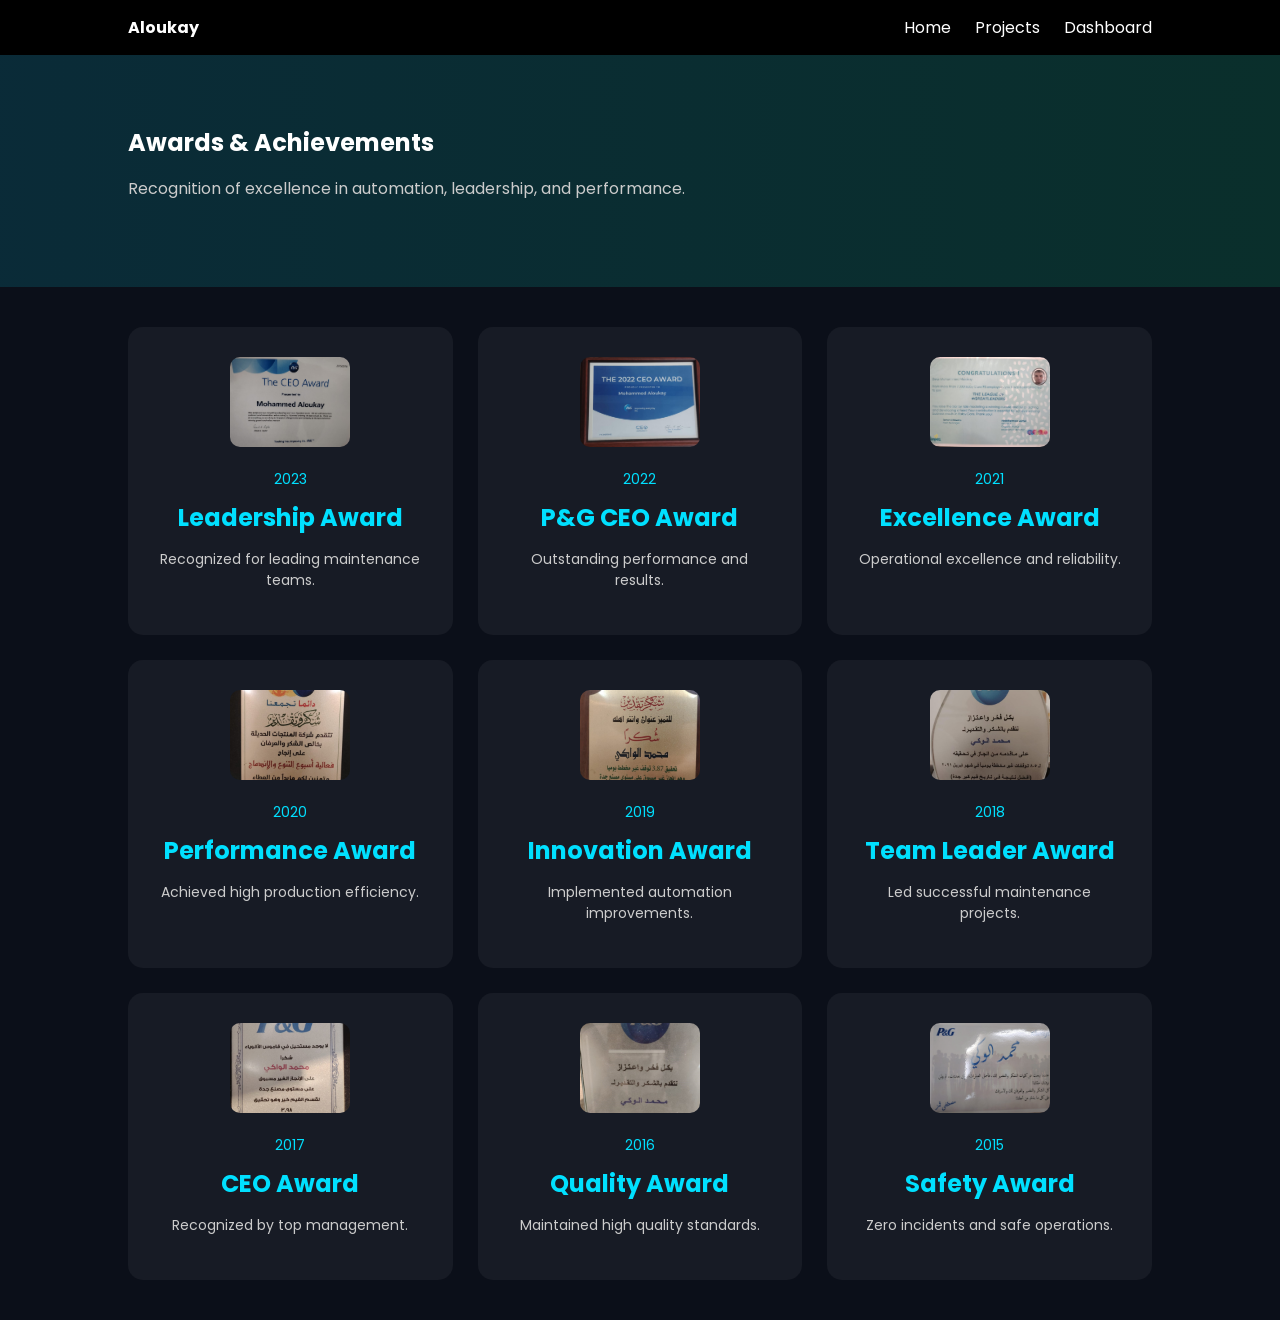
<file: awards.html>
<!DOCTYPE html>
<html lang="en">
<head>
<meta charset="UTF-8">
<title>Awards - Mohammed Aloukay</title>

<link href="https://fonts.googleapis.com/css2?family=Poppins:wght@300;600&display=swap" rel="stylesheet">

<style>

body {
margin:0;
font-family:Poppins;
background:#0b0f19;
color:white;
}

/* NAV */
nav {
padding:15px 10%;
background:#000;
display:flex;
justify-content:space-between;
}

nav a {
color:white;
text-decoration:none;
margin-left:20px;
}

/* HERO */
.hero {
padding:70px 10%;
background:linear-gradient(90deg,#00e0ff22,#00ffa322);
}

h1 {margin:0;}
p {color:#ccc;}

/* GRID */
.grid {
display:grid;
grid-template-columns:repeat(auto-fit,minmax(300px,1fr));
gap:25px;
padding:40px 10%;
}

/* CARD */
.card {
background:rgba(255,255,255,0.05);
padding:30px;
border-radius:15px;
text-align:center;
transition:0.3s;
}

.card:hover {
transform:translateY(-10px) scale(1.02);
background:rgba(255,255,255,0.08);
}

/* IMAGE */
.award-img {
width:120px;
height:90px;
object-fit:cover;
border-radius:10px;
margin-bottom:15px;
}

/* YEAR */
.year {
color:#00e0ff;
font-size:14px;
margin-bottom:10px;
}

/* TITLE */
h2 {
color:#00e0ff;
margin:10px 0;
}

/* TEXT */
.desc {
color:#ccc;
font-size:14px;
}

</style>
</head>

<body>

<!-- NAV -->
<nav>
<div><b>Aloukay</b></div>
<div>
<a href="index.html">Home</a>
<a href="projects.html">Projects</a>
<a href="dashboard.html">Dashboard</a>
</div>
</nav>

<!-- HERO -->
<section class="hero">
<h1>Awards & Achievements</h1>
<p>Recognition of excellence in automation, leadership, and performance.</p>
</section>

<!-- GRID -->
<section class="grid">

<!-- 1 -->
<div class="card">
<img src="award1.jpg" class="award-img">
<div class="year">2023</div>
<h2>Leadership Award</h2>
<p class="desc">Recognized for leading maintenance teams.</p>
</div>

<!-- 2 -->
<div class="card">
<img src="award2.jpg" class="award-img">
<div class="year">2022</div>
<h2>P&G CEO Award</h2>
<p class="desc">Outstanding performance and results.</p>
</div>

<!-- 3 -->
<div class="card">
<img src="award3.jpg" class="award-img">
<div class="year">2021</div>
<h2>Excellence Award</h2>
<p class="desc">Operational excellence and reliability.</p>
</div>

<!-- 4 -->
<div class="card">
<img src="award4.jpg" class="award-img">
<div class="year">2020</div>
<h2>Performance Award</h2>
<p class="desc">Achieved high production efficiency.</p>
</div>

<!-- 5 -->
<div class="card">
<img src="award5.jpg" class="award-img">
<div class="year">2019</div>
<h2>Innovation Award</h2>
<p class="desc">Implemented automation improvements.</p>
</div>

<!-- 6 -->
<div class="card">
<img src="award6.jpg" class="award-img">
<div class="year">2018</div>
<h2>Team Leader Award</h2>
<p class="desc">Led successful maintenance projects.</p>
</div>

<!-- 7 -->
<div class="card">
<img src="award7.jpg" class="award-img">
<div class="year">2017</div>
<h2>CEO Award</h2>
<p class="desc">Recognized by top management.</p>
</div>

<!-- 8 -->
<div class="card">
<img src="award8.jpg" class="award-img">
<div class="year">2016</div>
<h2>Quality Award</h2>
<p class="desc">Maintained high quality standards.</p>
</div>

<!-- 9 -->
<div class="card">
<img src="award9.jpg" class="award-img">
<div class="year">2015</div>
<h2>Safety Award</h2>
<p class="desc">Zero incidents and safe operations.</p>
</div>

</section>

</body>
</html>
</file>
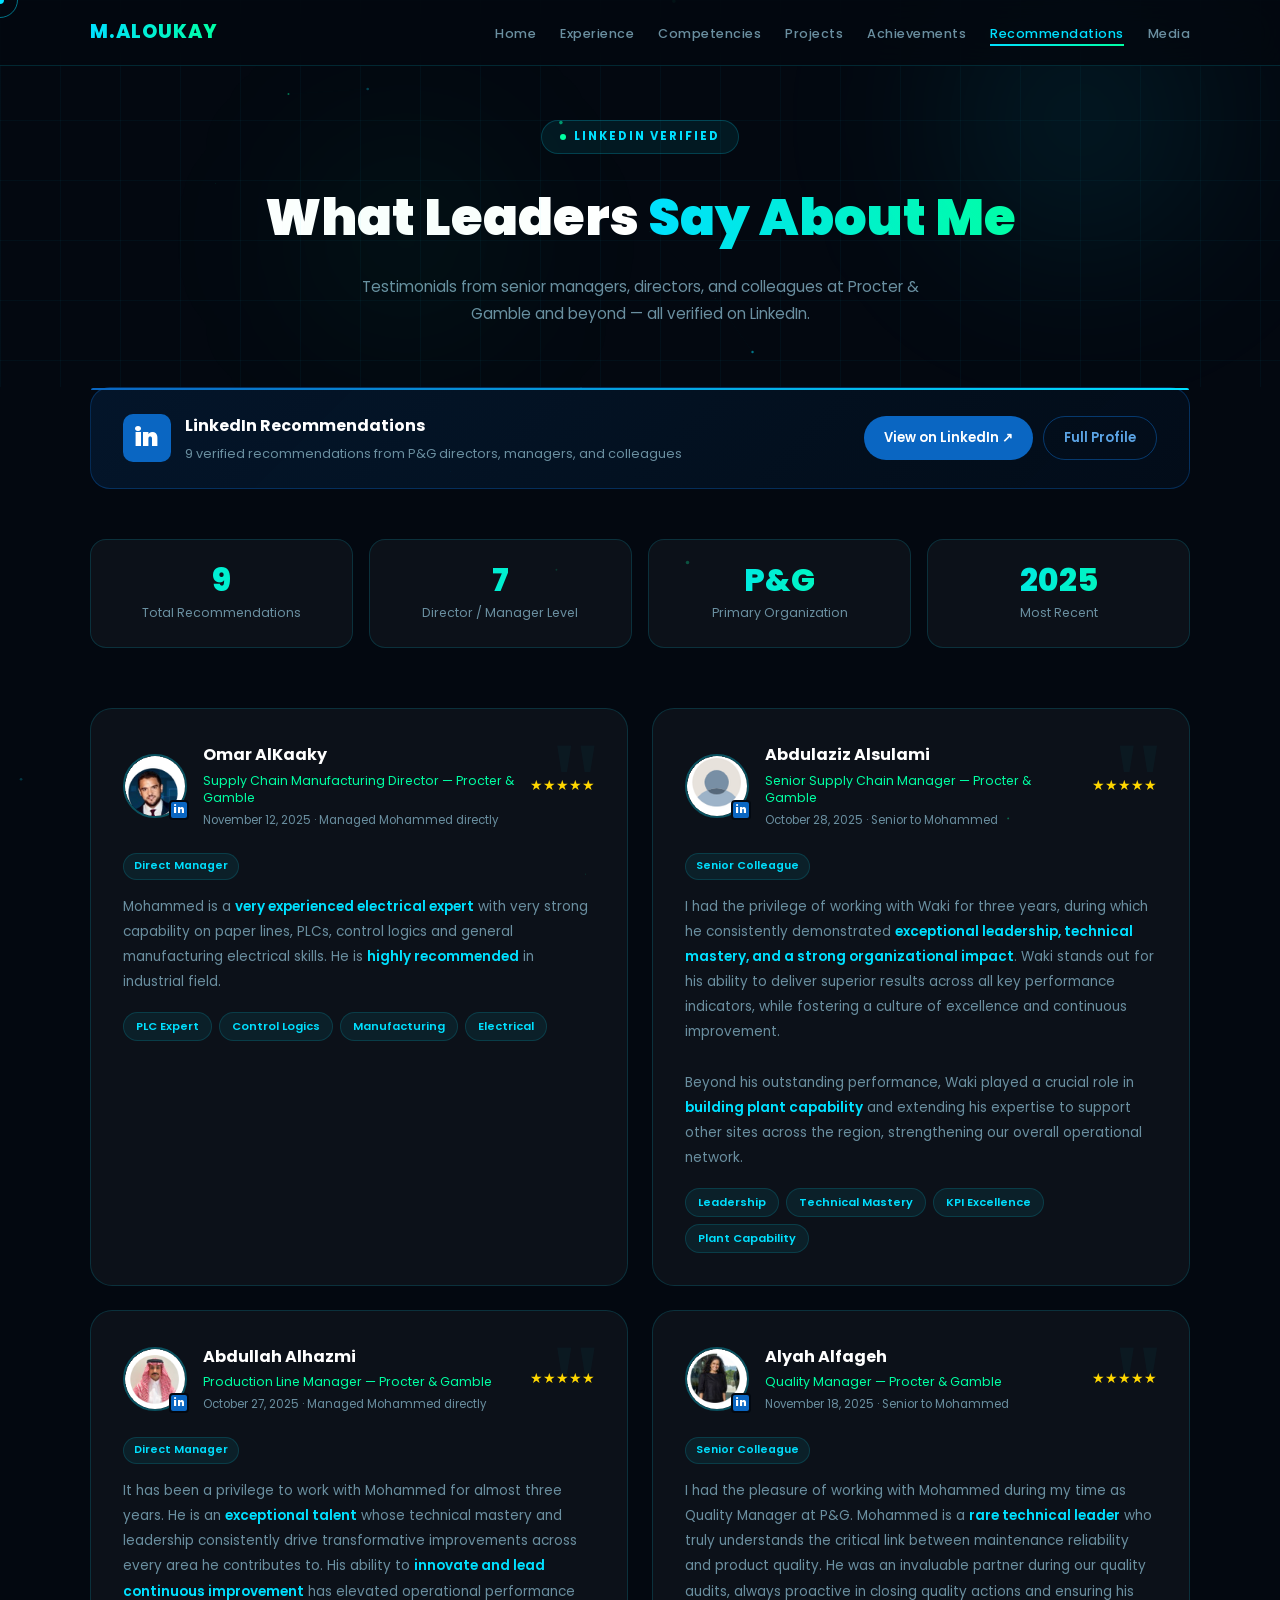
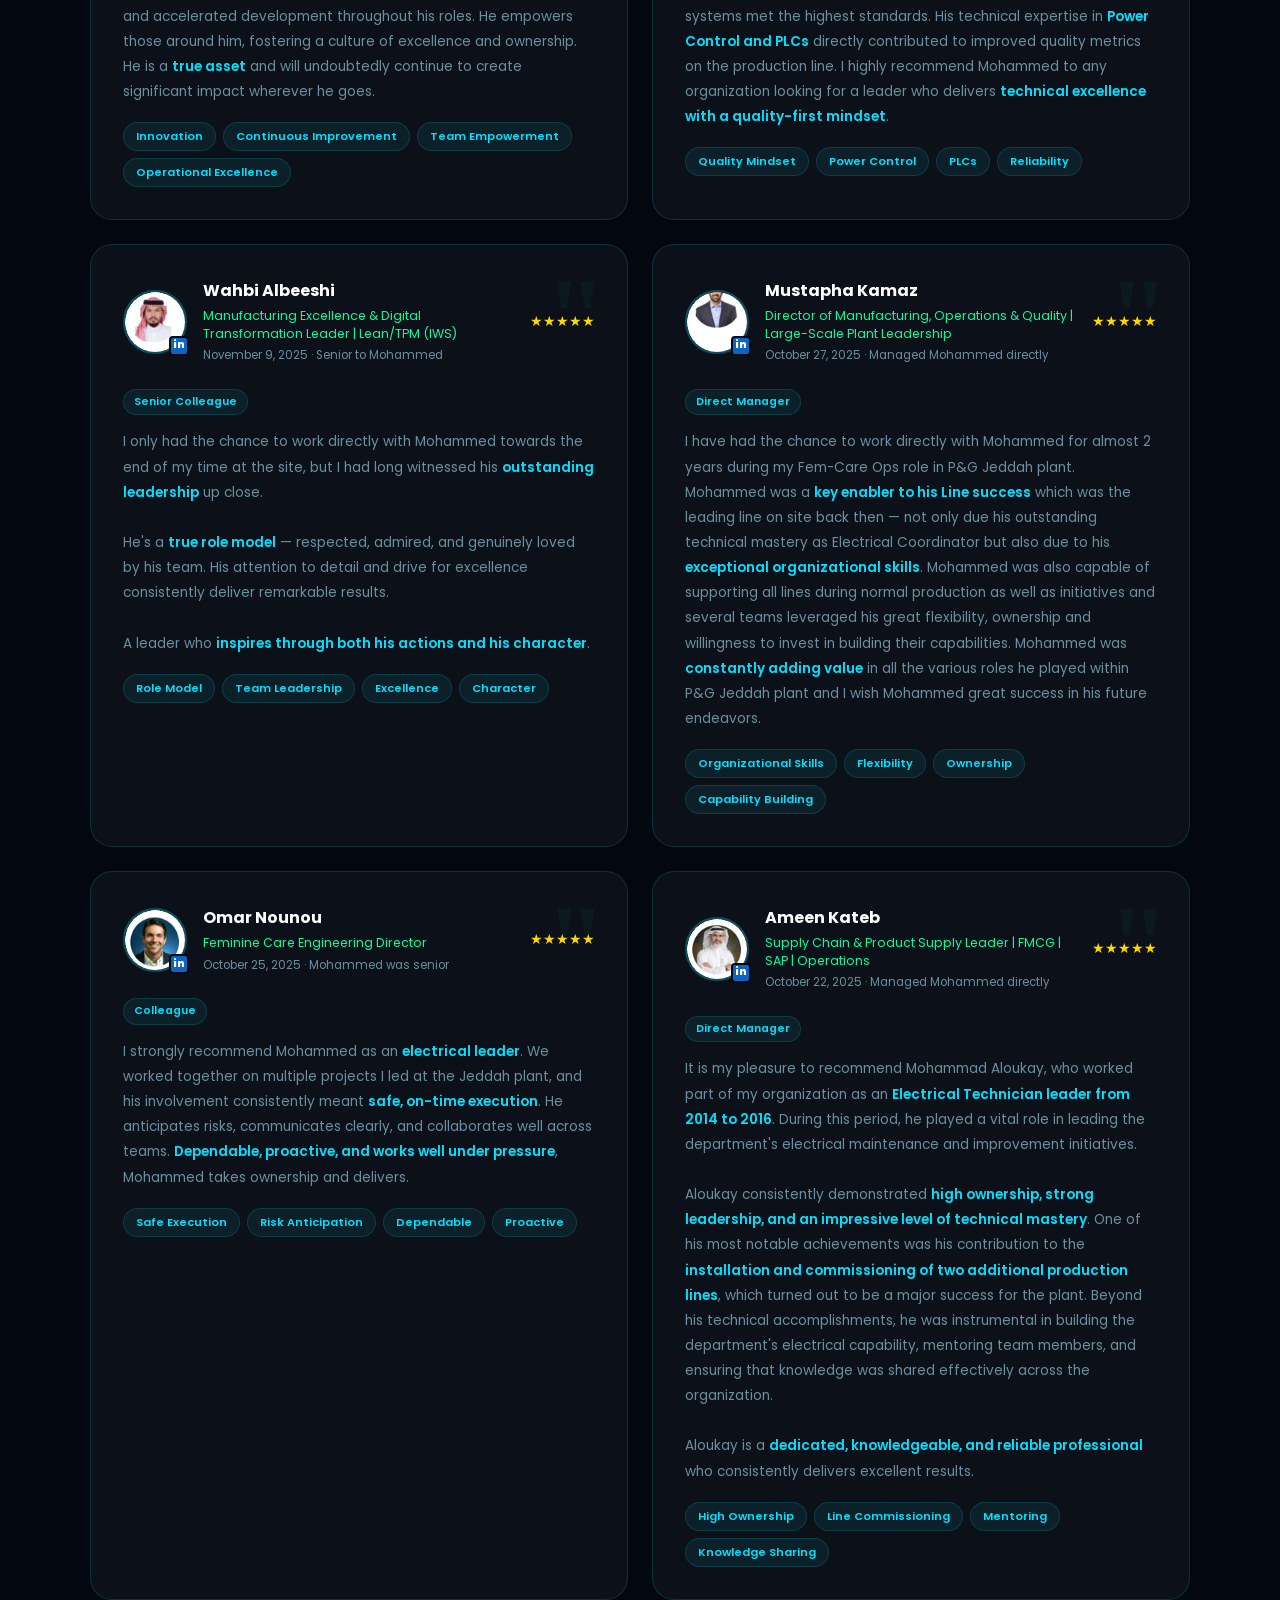
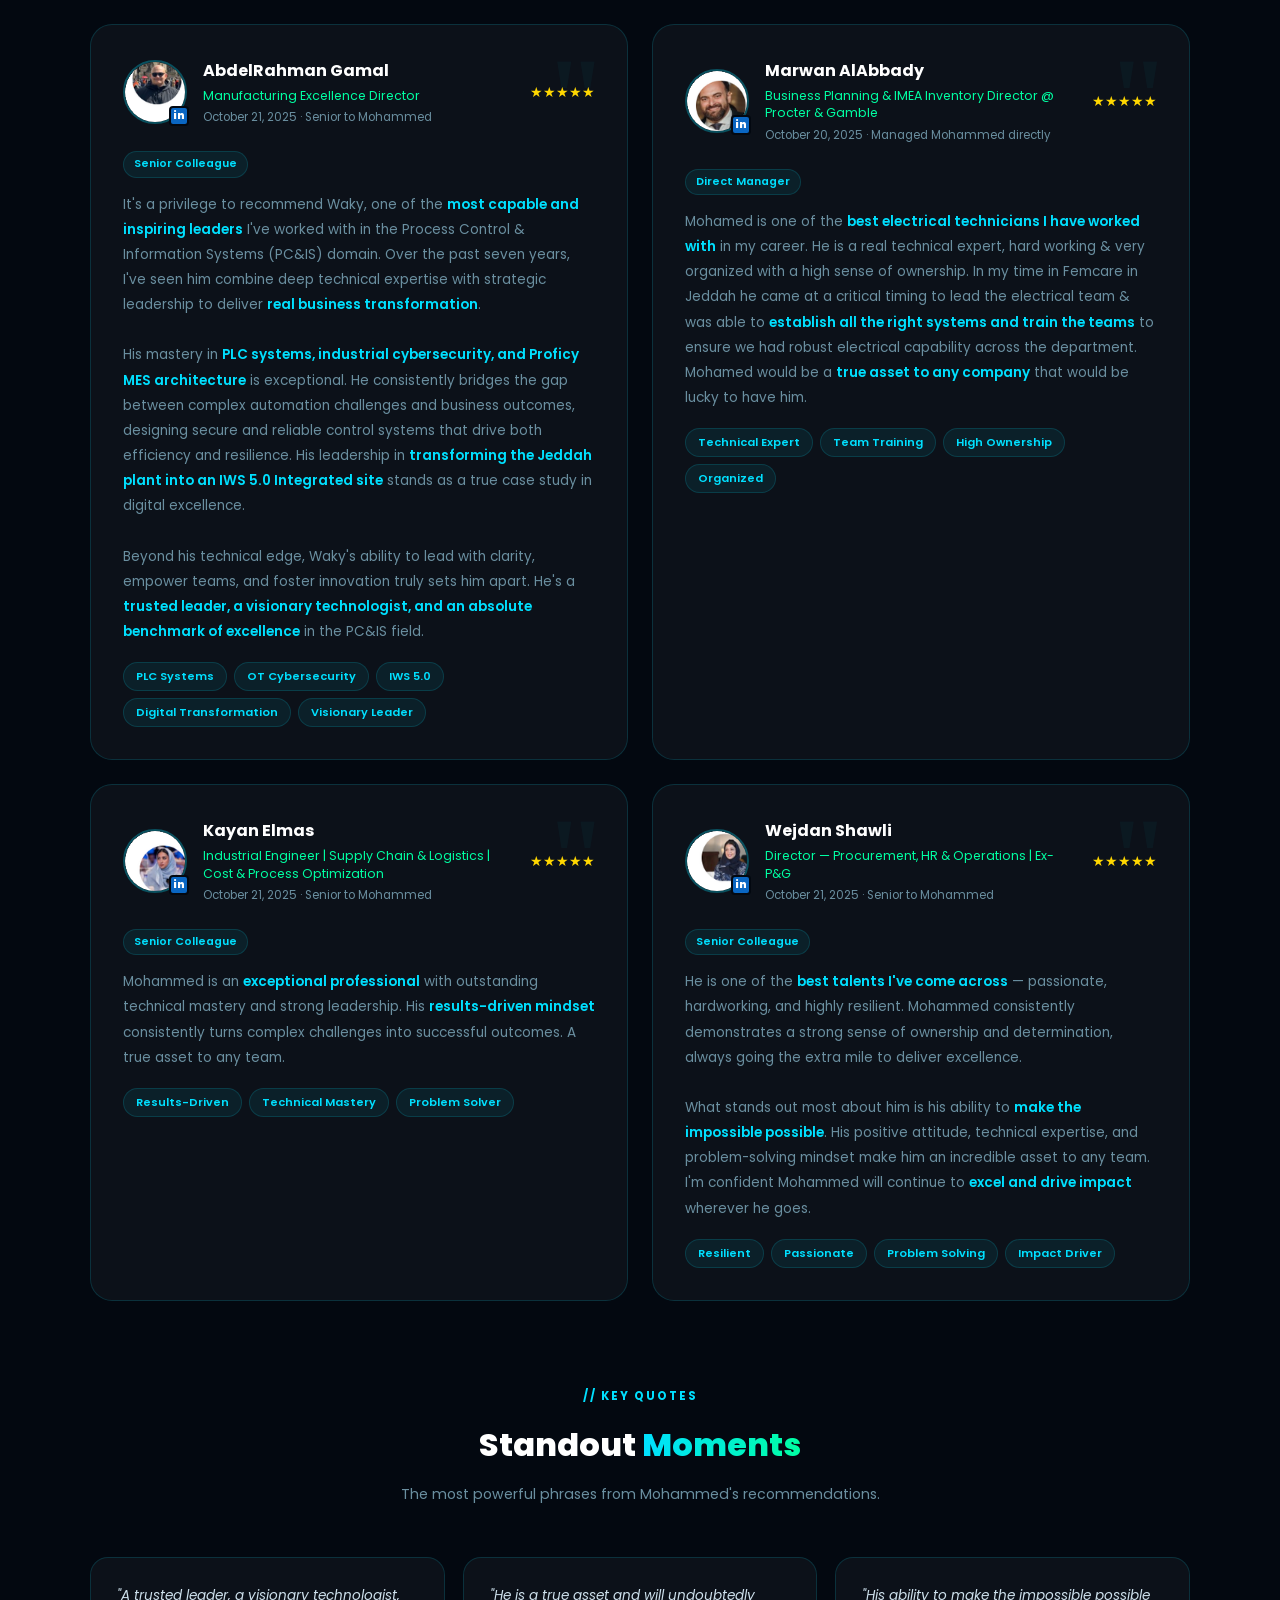
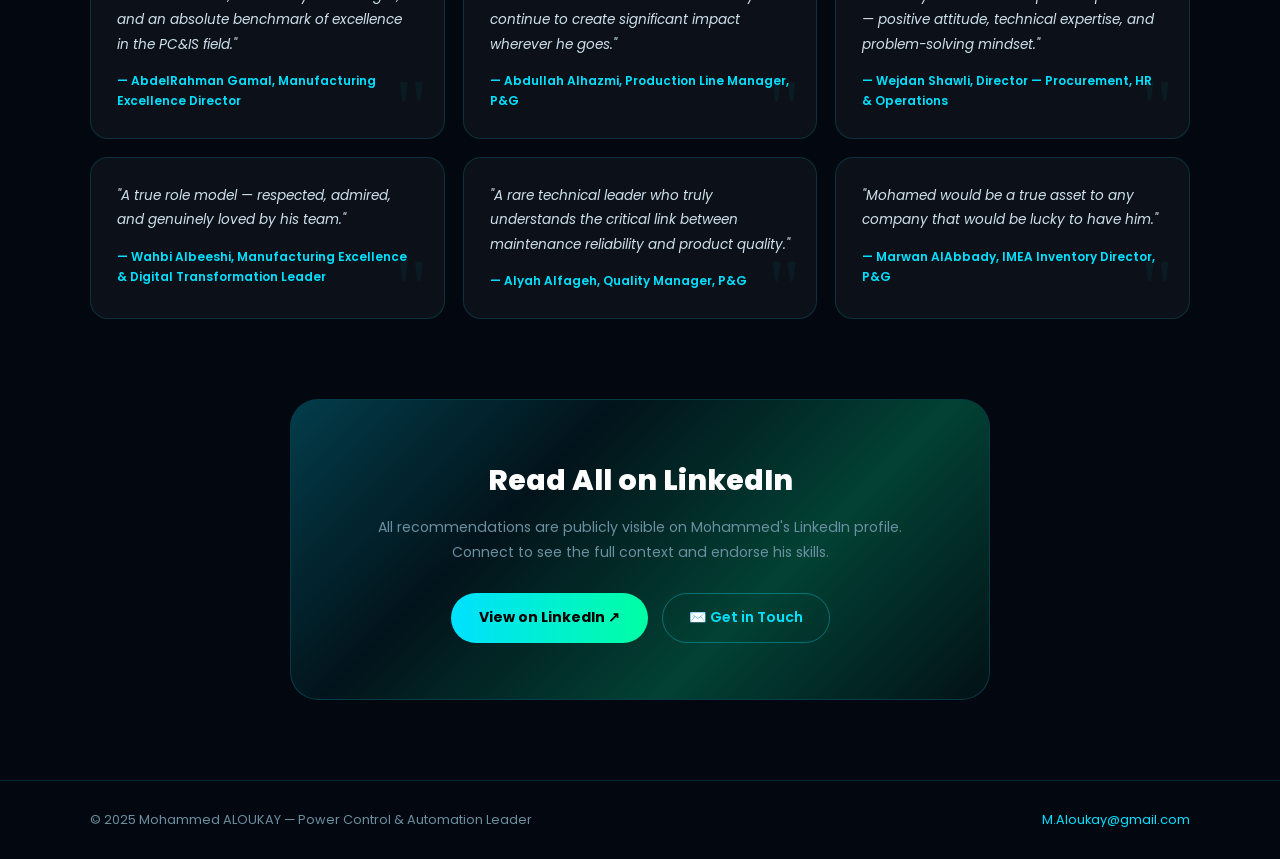
<file: recommendations.html>
<!DOCTYPE html>
<html lang="en">
<head>
  <meta charset="UTF-8" />
  <meta name="viewport" content="width=device-width, initial-scale=1.0" />
  <title>Recommendations — Mohammed ALOUKAY</title>
  <link href="https://fonts.googleapis.com/css2?family=Poppins:wght@300;400;500;600;700;800;900&display=swap" rel="stylesheet" />
  <link rel="stylesheet" href="style.css" />
  <style>
    *, *::before, *::after { box-sizing: border-box; margin: 0; padding: 0; }
    :root {
      --c1: #00e0ff; --c2: #00ffa3; --c3: #7b5ea7;
      --dark: #030810; --dark2: #060d18;
      --card-bg: rgba(255,255,255,0.04);
      --border: rgba(0,224,255,0.15);
      --text: #cde0ec; --muted: #6a8fa0;
    }
    html { scroll-behavior: smooth; }
    body { font-family: 'Poppins', sans-serif; background: var(--dark); color: var(--text); overflow-x: hidden; }

    /* LOADER */
    #loader { position:fixed;inset:0;z-index:9999;background:#000;display:flex;flex-direction:column;align-items:center;justify-content:center;gap:20px;transition:opacity .6s; }
    #loader .loader-name { font-size:1.8rem;font-weight:800;letter-spacing:6px;background:linear-gradient(90deg,var(--c1),var(--c2));-webkit-background-clip:text;-webkit-text-fill-color:transparent; }
    #loader .loader-bar { width:200px;height:2px;background:rgba(255,255,255,.1);border-radius:2px;overflow:hidden; }
    #loader .loader-fill { height:100%;background:linear-gradient(90deg,var(--c1),var(--c2));animation:loadFill 1.6s ease forwards; }
    @keyframes loadFill { from{width:0}to{width:100%} }

    /* CURSOR */
    .cursor-dot { width:8px;height:8px;background:var(--c1);border-radius:50%;position:fixed;pointer-events:none;transform:translate(-50%,-50%);z-index:9998; }
    .cursor-ring { width:36px;height:36px;border:1.5px solid rgba(0,224,255,.5);border-radius:50%;position:fixed;pointer-events:none;transform:translate(-50%,-50%);z-index:9997;transition:left .12s ease,top .12s ease; }
    #particles-canvas { position:fixed;inset:0;z-index:0;pointer-events:none; }

    /* NAV */
    nav { position:fixed;top:0;width:100%;padding:16px 7%;display:flex;align-items:center;justify-content:space-between;background:rgba(3,8,16,.8);backdrop-filter:blur(20px);border-bottom:1px solid var(--border);z-index:1000;transition:padding .3s; }
    nav.scrolled { padding:10px 7%; }
    .nav-logo { font-size:1.2rem;font-weight:800;letter-spacing:1px;background:linear-gradient(90deg,var(--c1),var(--c2));-webkit-background-clip:text;-webkit-text-fill-color:transparent;text-decoration:none; }
    .nav-links { display:flex;gap:24px;list-style:none; }
    .nav-links a { color:var(--muted);text-decoration:none;font-size:.8rem;font-weight:500;letter-spacing:.5px;transition:color .25s;position:relative; }
    .nav-links a::after { content:'';position:absolute;bottom:-4px;left:0;width:0;height:1.5px;background:linear-gradient(90deg,var(--c1),var(--c2));transition:width .3s; }
    .nav-links a:hover { color:#fff; }
    .nav-links a:hover::after,.nav-links a.active::after { width:100%; }
    .nav-links a.active { color:var(--c1); }

    /* PAGE HERO */
    .page-hero { min-height:38vh;display:flex;flex-direction:column;align-items:center;justify-content:center;padding:120px 7% 60px;position:relative;overflow:hidden;z-index:1;text-align:center; }
    .page-hero::before { content:'';position:absolute;inset:0;background-image:linear-gradient(rgba(0,224,255,.04) 1px,transparent 1px),linear-gradient(90deg,rgba(0,224,255,.04) 1px,transparent 1px);background-size:60px 60px;animation:gridMove 20s linear infinite; }
    @keyframes gridMove { from{background-position:0 0}to{background-position:60px 60px} }
    .orb { position:absolute;border-radius:50%;filter:blur(80px);pointer-events:none;animation:orbFloat 10s ease-in-out infinite alternate; }
    .orb-1 { width:400px;height:400px;background:radial-gradient(circle,rgba(0,224,255,.12),transparent 70%);top:-80px;right:0; }
    .orb-2 { width:300px;height:300px;background:radial-gradient(circle,rgba(0,255,163,.08),transparent 70%);bottom:0;left:20%;animation-delay:-5s; }
    @keyframes orbFloat { from{transform:translate(-20px,-20px) scale(1)}to{transform:translate(20px,20px) scale(1.1)} }
    .page-hero .hero-tag { display:inline-flex;align-items:center;gap:8px;background:rgba(0,224,255,.08);border:1px solid rgba(0,224,255,.2);border-radius:30px;padding:6px 18px;font-size:.72rem;font-weight:700;color:var(--c1);letter-spacing:2px;text-transform:uppercase;margin-bottom:20px; }
    .page-hero .hero-tag .dot { width:6px;height:6px;border-radius:50%;background:var(--c2);animation:pulse 2s ease-in-out infinite; }
    @keyframes pulse { 0%,100%{opacity:1;transform:scale(1)}50%{opacity:.4;transform:scale(.7)} }
    .page-hero h1 { font-size:clamp(2.2rem,4vw,3.5rem);font-weight:900;color:#fff;margin-bottom:12px; }
    .page-hero h1 span { background:linear-gradient(90deg,var(--c1),var(--c2));-webkit-background-clip:text;-webkit-text-fill-color:transparent; }
    .page-hero p { font-size:.95rem;color:var(--muted);max-width:580px;line-height:1.8; }

    /* LINKEDIN BANNER */
    .li-banner { position:relative;z-index:1;margin:0 7% 50px;background:linear-gradient(135deg,rgba(10,102,194,.15),rgba(10,102,194,.05));border:1px solid rgba(10,102,194,.35);border-radius:20px;padding:24px 32px;display:flex;align-items:center;justify-content:space-between;flex-wrap:wrap;gap:16px; }
    .li-banner::before { content:'';position:absolute;top:0;left:0;right:0;height:2px;background:linear-gradient(90deg,#0a66c2,#00e0ff);border-radius:20px 20px 0 0; }
    .li-banner-left { display:flex;align-items:center;gap:14px; }
    .li-icon { width:48px;height:48px;background:#0a66c2;border-radius:10px;display:flex;align-items:center;justify-content:center;font-size:1.5rem;font-weight:900;color:#fff;flex-shrink:0; }
    .li-banner-left h3 { font-size:1rem;font-weight:700;color:#fff;margin-bottom:3px; }
    .li-banner-left p { font-size:.8rem;color:var(--muted); }
    .li-banner-right { display:flex;gap:10px;flex-wrap:wrap; }
    .li-btn { display:inline-flex;align-items:center;gap:7px;padding:10px 20px;border-radius:50px;font-size:.82rem;font-weight:600;text-decoration:none;transition:all .25s; }
    .li-btn-primary { background:#0a66c2;color:#fff; }
    .li-btn-primary:hover { background:#0856a8;transform:translateY(-2px);box-shadow:0 8px 24px rgba(10,102,194,.4); }
    .li-btn-ghost { border:1.5px solid rgba(10,102,194,.5);color:#5ba4e5; }
    .li-btn-ghost:hover { background:rgba(10,102,194,.1);border-color:#0a66c2;transform:translateY(-2px); }

    /* STATS ROW */
    .stats-row { position:relative;z-index:1;display:grid;grid-template-columns:repeat(4,1fr);gap:16px;padding:0 7% 60px; }
    .stat-card { background:var(--card-bg);border:1px solid var(--border);border-radius:16px;padding:24px 20px;text-align:center;transition:all .3s; }
    .stat-card:hover { border-color:rgba(0,224,255,.35);transform:translateY(-4px);box-shadow:0 12px 30px rgba(0,224,255,.1); }
    .stat-card .sc-num { font-size:2rem;font-weight:800;background:linear-gradient(90deg,var(--c1),var(--c2));-webkit-background-clip:text;-webkit-text-fill-color:transparent;line-height:1; }
    .stat-card .sc-label { font-size:.78rem;color:var(--muted);margin-top:6px; }

    /* RECOMMENDATIONS GRID */
    .recs-section { position:relative;z-index:1;padding:0 7% 80px; }
    .recs-grid { display:grid;grid-template-columns:repeat(auto-fill,minmax(500px,1fr));gap:24px; }

    .rec-card {
      background:var(--card-bg);
      border:1px solid var(--border);
      border-radius:22px;
      padding:32px;
      position:relative;overflow:hidden;
      transition:all .35s;
    }
    .rec-card::before {
      content:'';position:absolute;top:0;left:0;right:0;height:3px;
      background:linear-gradient(90deg,var(--c1),var(--c2));
      transform:scaleX(0);transform-origin:left;
      transition:transform .4s ease;
    }
    .rec-card:hover { border-color:rgba(0,224,255,.3);transform:translateY(-6px);box-shadow:0 20px 50px rgba(0,224,255,.1); }
    .rec-card:hover::before { transform:scaleX(1); }

    /* Big quote mark */
    .rec-card .quote-bg {
      position:absolute;top:16px;right:20px;
      font-size:7rem;font-weight:900;line-height:1;
      color:rgba(0,224,255,.04);
      pointer-events:none;
      font-family:Georgia,serif;
    }

    /* Avatar + header */
    .rec-header { display:flex;align-items:center;gap:16px;margin-bottom:20px; }
    .rec-avatar-wrap { position:relative;flex-shrink:0; }
    .rec-avatar {
      width:64px;height:64px;border-radius:50%;
      object-fit:cover;
      border:2px solid rgba(0,224,255,.3);
      display:block;
    }
    .rec-avatar-initials {
      width:64px;height:64px;border-radius:50%;
      background:linear-gradient(135deg,var(--c1),var(--c3));
      display:flex;align-items:center;justify-content:center;
      font-size:1.3rem;font-weight:800;color:#000;
      border:2px solid rgba(0,224,255,.3);
      flex-shrink:0;
    }
    .li-badge {
      position:absolute;bottom:-2px;right:-2px;
      width:20px;height:20px;background:#0a66c2;
      border-radius:4px;display:flex;align-items:center;justify-content:center;
      font-size:.6rem;font-weight:900;color:#fff;
      border:2px solid var(--dark);
    }
    .rec-info { flex:1;min-width:0; }
    .rec-info h3 { font-size:1rem;font-weight:700;color:#fff;margin-bottom:3px;white-space:nowrap;overflow:hidden;text-overflow:ellipsis; }
    .rec-info .rec-role { font-size:.78rem;color:var(--c2);margin-bottom:4px;line-height:1.4; }
    .rec-info .rec-meta { font-size:.72rem;color:var(--muted); }
    .rec-stars { font-size:.85rem;color:#ffd700;margin-left:auto;flex-shrink:0; }

    /* Relation badge */
    .rec-relation {
      display:inline-block;
      background:rgba(0,224,255,.07);
      border:1px solid rgba(0,224,255,.15);
      border-radius:20px;padding:3px 10px;
      font-size:.68rem;color:var(--c1);font-weight:600;
      margin-bottom:14px;
    }

    /* Body text */
    .rec-body { font-size:.85rem;color:var(--muted);line-height:1.85;position:relative;z-index:1; }
    .rec-body em { color:var(--c1);font-style:normal;font-weight:600; }

    /* Tags */
    .rec-tags { display:flex;flex-wrap:wrap;gap:7px;margin-top:18px; }
    .rec-tag { background:rgba(0,224,255,.07);border:1px solid rgba(0,224,255,.15);border-radius:20px;padding:4px 12px;font-size:.7rem;color:var(--c1);font-weight:600; }

    /* HIGHLIGHTS */
    .highlights-section { position:relative;z-index:1;padding:0 7% 80px; }
    .section-header { text-align:center;margin-bottom:50px; }
    .section-header .section-tag { display:inline-block;font-size:.72rem;font-weight:700;letter-spacing:2px;text-transform:uppercase;color:var(--c1);margin-bottom:12px; }
    .section-header h2 { font-size:2rem;font-weight:800;color:#fff; }
    .section-header h2 span { background:linear-gradient(90deg,var(--c1),var(--c2));-webkit-background-clip:text;-webkit-text-fill-color:transparent; }
    .section-header p { font-size:.88rem;color:var(--muted);margin-top:10px; }

    .highlights-grid { display:grid;grid-template-columns:repeat(auto-fill,minmax(280px,1fr));gap:18px; }
    .hl-card { background:var(--card-bg);border:1px solid var(--border);border-radius:18px;padding:26px;transition:all .3s;position:relative;overflow:hidden; }
    .hl-card::after { content:'"';position:absolute;bottom:-10px;right:16px;font-size:5rem;color:rgba(0,224,255,.05);font-family:Georgia,serif;line-height:1; }
    .hl-card:hover { border-color:rgba(0,224,255,.3);transform:translateY(-5px);box-shadow:0 12px 30px rgba(0,224,255,.1); }
    .hl-card p { font-size:.85rem;color:var(--text);line-height:1.8;font-style:italic;margin-bottom:14px; }
    .hl-card .hl-author { font-size:.75rem;color:var(--c1);font-weight:600; }

    /* CTA */
    .cta-section { position:relative;z-index:1;padding:0 7% 80px;text-align:center; }
    .cta-box { max-width:700px;margin:0 auto;background:linear-gradient(135deg,rgba(0,224,255,.06),rgba(0,255,163,.04));border:1px solid rgba(0,224,255,.2);border-radius:28px;padding:56px 48px;position:relative;overflow:hidden; }
    .cta-box::before { content:'';position:absolute;inset:-1px;border-radius:28px;background:linear-gradient(135deg,rgba(0,224,255,.2),transparent,rgba(0,255,163,.2),transparent);z-index:-1; }
    .cta-box h2 { font-size:1.8rem;font-weight:800;color:#fff;margin-bottom:10px; }
    .cta-box p { font-size:.88rem;color:var(--muted);margin-bottom:28px;line-height:1.8; }
    .cta-btns { display:flex;gap:14px;justify-content:center;flex-wrap:wrap; }

    .btn-primary { display:inline-flex;align-items:center;gap:8px;padding:13px 28px;background:linear-gradient(90deg,var(--c1),var(--c2));color:#000;font-weight:700;font-size:.88rem;border-radius:50px;text-decoration:none;transition:transform .25s,box-shadow .25s; }
    .btn-primary:hover { transform:translateY(-3px);box-shadow:0 12px 30px rgba(0,224,255,.35); }
    .btn-ghost { display:inline-flex;align-items:center;gap:8px;padding:12px 26px;background:transparent;border:1.5px solid rgba(0,224,255,.35);color:var(--c1);font-weight:600;font-size:.88rem;border-radius:50px;text-decoration:none;transition:all .25s; }
    .btn-ghost:hover { background:rgba(0,224,255,.08);border-color:var(--c1);transform:translateY(-3px); }

    /* FOOTER */
    footer { position:relative;z-index:1;padding:28px 7%;border-top:1px solid var(--border);display:flex;align-items:center;justify-content:space-between;flex-wrap:wrap;gap:12px; }
    footer p { font-size:.8rem;color:var(--muted); }
    footer a { color:var(--c1);text-decoration:none; }

    /* REVEAL */
    .reveal { opacity:0;transform:translateY(40px);transition:opacity .8s ease,transform .8s ease; }
    .reveal.visible { opacity:1;transform:translateY(0); }
    .reveal-left { opacity:0;transform:translateX(-40px);transition:opacity .8s ease,transform .8s ease; }
    .reveal-left.visible { opacity:1;transform:translateX(0); }
    .reveal-right { opacity:0;transform:translateX(40px);transition:opacity .8s ease,transform .8s ease; }
    .reveal-right.visible { opacity:1;transform:translateX(0); }
    .d1{transition-delay:.1s}.d2{transition-delay:.2s}.d3{transition-delay:.3s}.d4{transition-delay:.4s}.d5{transition-delay:.5s}

    @media(max-width:768px){
      .recs-grid{grid-template-columns:1fr;}
      .stats-row{grid-template-columns:repeat(2,1fr);}
      .li-banner{flex-direction:column;}
    }
  </style>
</head>
<body>

<!-- LOADER -->
<div id="loader">
  <div class="loader-name">RECOMMENDATIONS</div>
  <div class="loader-bar"><div class="loader-fill"></div></div>
</div>

<!-- CURSOR -->
<div class="cursor-dot" id="cursorDot"></div>
<div class="cursor-ring" id="cursorRing"></div>

<!-- PARTICLES -->
<canvas id="particles-canvas"></canvas>

<!-- NAV -->
<nav id="mainNav">
  <a href="index.html" class="nav-logo">M.ALOUKAY</a>
  <ul class="nav-links">
    <li><a href="index.html">Home</a></li>
    <li><a href="experience.html">Experience</a></li>
    <li><a href="competencies.html">Competencies</a></li>
    <li><a href="projects.html">Projects</a></li>
    <li><a href="achievements.html">Achievements</a></li>
    <li><a href="recommendations.html" class="active">Recommendations</a></li>
    <li><a href="gallery.html">Media</a></li>
  </ul>
</nav>

<!-- PAGE HERO -->
<section class="page-hero">
  <div class="orb orb-1"></div>
  <div class="orb orb-2"></div>
  <div class="hero-tag"><span class="dot"></span> LinkedIn Verified</div>
  <h1>What Leaders <span>Say About Me</span></h1>
  <p>Testimonials from senior managers, directors, and colleagues at Procter &amp; Gamble and beyond — all verified on LinkedIn.</p>
</section>

<!-- LINKEDIN BANNER -->
<div class="li-banner reveal">
  <div class="li-banner-left">
    <div class="li-icon">in</div>
    <div>
      <h3>LinkedIn Recommendations</h3>
      <p>9 verified recommendations from P&amp;G directors, managers, and colleagues</p>
    </div>
  </div>
  <div class="li-banner-right">
    <a href="https://www.linkedin.com/in/mohammed-aloukay-733482168/details/recommendations/" target="_blank" class="li-btn li-btn-primary">View on LinkedIn ↗</a>
    <a href="https://www.linkedin.com/in/mohammed-aloukay-733482168/" target="_blank" class="li-btn li-btn-ghost">Full Profile</a>
  </div>
</div>

<!-- STATS -->
<div class="stats-row">
  <div class="stat-card reveal d1">
    <div class="sc-num">9</div>
    <div class="sc-label">Total Recommendations</div>
  </div>
  <div class="stat-card reveal d2">
    <div class="sc-num">7</div>
    <div class="sc-label">Director / Manager Level</div>
  </div>
  <div class="stat-card reveal d3">
    <div class="sc-num">P&amp;G</div>
    <div class="sc-label">Primary Organization</div>
  </div>
  <div class="stat-card reveal d4">
    <div class="sc-num">2025</div>
    <div class="sc-label">Most Recent</div>
  </div>
</div>

<!-- RECOMMENDATIONS GRID -->
<section class="recs-section">
  <div class="recs-grid">

    <!-- 1. Omar AlKaaky -->
    <div class="rec-card reveal d1">
      <div class="quote-bg">"</div>
      <div class="rec-header">
        <div class="rec-avatar-wrap">
          <img src="avatars/omar_alkaaky.png" alt="Omar AlKaaky" class="rec-avatar" onerror="this.style.display='none';this.nextElementSibling.style.display='flex'">
          <div class="rec-avatar-initials" style="display:none">OA</div>
          <div class="li-badge">in</div>
        </div>
        <div class="rec-info">
          <h3>Omar AlKaaky</h3>
          <div class="rec-role">Supply Chain Manufacturing Director — Procter &amp; Gamble</div>
          <div class="rec-meta">November 12, 2025 · Managed Mohammed directly</div>
        </div>
        <div class="rec-stars">★★★★★</div>
      </div>
      <div class="rec-relation">Direct Manager</div>
      <p class="rec-body">
        Mohammed is a <em>very experienced electrical expert</em> with very strong capability on paper lines, PLCs, control logics and general manufacturing electrical skills. He is <em>highly recommended</em> in industrial field.
      </p>
      <div class="rec-tags">
        <span class="rec-tag">PLC Expert</span>
        <span class="rec-tag">Control Logics</span>
        <span class="rec-tag">Manufacturing</span>
        <span class="rec-tag">Electrical</span>
      </div>
    </div>

    <!-- 2. Abdulaziz Alsulami -->
    <div class="rec-card reveal d2">
      <div class="quote-bg">"</div>
      <div class="rec-header">
        <div class="rec-avatar-wrap">
          <img src="avatars/abdulaziz_alsulami.png" alt="Abdulaziz Alsulami" class="rec-avatar" onerror="this.style.display='none';this.nextElementSibling.style.display='flex'">
          <div class="rec-avatar-initials" style="display:none">AA</div>
          <div class="li-badge">in</div>
        </div>
        <div class="rec-info">
          <h3>Abdulaziz Alsulami</h3>
          <div class="rec-role">Senior Supply Chain Manager — Procter &amp; Gamble</div>
          <div class="rec-meta">October 28, 2025 · Senior to Mohammed</div>
        </div>
        <div class="rec-stars">★★★★★</div>
      </div>
      <div class="rec-relation">Senior Colleague</div>
      <p class="rec-body">
        I had the privilege of working with Waki for three years, during which he consistently demonstrated <em>exceptional leadership, technical mastery, and a strong organizational impact</em>. Waki stands out for his ability to deliver superior results across all key performance indicators, while fostering a culture of excellence and continuous improvement.<br><br>
        Beyond his outstanding performance, Waki played a crucial role in <em>building plant capability</em> and extending his expertise to support other sites across the region, strengthening our overall operational network.
      </p>
      <div class="rec-tags">
        <span class="rec-tag">Leadership</span>
        <span class="rec-tag">Technical Mastery</span>
        <span class="rec-tag">KPI Excellence</span>
        <span class="rec-tag">Plant Capability</span>
      </div>
    </div>

    <!-- 3. Abdullah Alhazmi -->
    <div class="rec-card reveal d1">
      <div class="quote-bg">"</div>
      <div class="rec-header">
        <div class="rec-avatar-wrap">
          <img src="avatars/abdullah_alhazmi.png" alt="Abdullah Alhazmi" class="rec-avatar" onerror="this.style.display='none';this.nextElementSibling.style.display='flex'">
          <div class="rec-avatar-initials" style="display:none">AH</div>
          <div class="li-badge">in</div>
        </div>
        <div class="rec-info">
          <h3>Abdullah Alhazmi</h3>
          <div class="rec-role">Production Line Manager — Procter &amp; Gamble</div>
          <div class="rec-meta">October 27, 2025 · Managed Mohammed directly</div>
        </div>
        <div class="rec-stars">★★★★★</div>
      </div>
      <div class="rec-relation">Direct Manager</div>
      <p class="rec-body">
        It has been a privilege to work with Mohammed for almost three years. He is an <em>exceptional talent</em> whose technical mastery and leadership consistently drive transformative improvements across every area he contributes to. His ability to <em>innovate and lead continuous improvement</em> has elevated operational performance and accelerated development throughout his roles. He empowers those around him, fostering a culture of excellence and ownership. He is a <em>true asset</em> and will undoubtedly continue to create significant impact wherever he goes.
      </p>
      <div class="rec-tags">
        <span class="rec-tag">Innovation</span>
        <span class="rec-tag">Continuous Improvement</span>
        <span class="rec-tag">Team Empowerment</span>
        <span class="rec-tag">Operational Excellence</span>
      </div>
    </div>

    <!-- 4. Alyah Alfageh -->
    <div class="rec-card reveal d2">
      <div class="quote-bg">"</div>
      <div class="rec-header">
        <div class="rec-avatar-wrap">
          <img src="avatars/alyah_alfageh.png" alt="Alyah Alfageh" class="rec-avatar" onerror="this.style.display='none';this.nextElementSibling.style.display='flex'">
          <div class="rec-avatar-initials" style="display:none">AF</div>
          <div class="li-badge">in</div>
        </div>
        <div class="rec-info">
          <h3>Alyah Alfageh</h3>
          <div class="rec-role">Quality Manager — Procter &amp; Gamble</div>
          <div class="rec-meta">November 18, 2025 · Senior to Mohammed</div>
        </div>
        <div class="rec-stars">★★★★★</div>
      </div>
      <div class="rec-relation">Senior Colleague</div>
      <p class="rec-body">
        I had the pleasure of working with Mohammed during my time as Quality Manager at P&amp;G. Mohammed is a <em>rare technical leader</em> who truly understands the critical link between maintenance reliability and product quality. He was an invaluable partner during our quality audits, always proactive in closing quality actions and ensuring his systems met the highest standards. His technical expertise in <em>Power Control and PLCs</em> directly contributed to improved quality metrics on the production line. I highly recommend Mohammed to any organization looking for a leader who delivers <em>technical excellence with a quality-first mindset</em>.
      </p>
      <div class="rec-tags">
        <span class="rec-tag">Quality Mindset</span>
        <span class="rec-tag">Power Control</span>
        <span class="rec-tag">PLCs</span>
        <span class="rec-tag">Reliability</span>
      </div>
    </div>

    <!-- 5. Wahbi Albeeshi -->
    <div class="rec-card reveal d1">
      <div class="quote-bg">"</div>
      <div class="rec-header">
        <div class="rec-avatar-wrap">
          <img src="avatars/wahbi_albeeshi.png" alt="Wahbi Albeeshi" class="rec-avatar" onerror="this.style.display='none';this.nextElementSibling.style.display='flex'">
          <div class="rec-avatar-initials" style="display:none">WB</div>
          <div class="li-badge">in</div>
        </div>
        <div class="rec-info">
          <h3>Wahbi Albeeshi</h3>
          <div class="rec-role">Manufacturing Excellence &amp; Digital Transformation Leader | Lean/TPM (IWS)</div>
          <div class="rec-meta">November 9, 2025 · Senior to Mohammed</div>
        </div>
        <div class="rec-stars">★★★★★</div>
      </div>
      <div class="rec-relation">Senior Colleague</div>
      <p class="rec-body">
        I only had the chance to work directly with Mohammed towards the end of my time at the site, but I had long witnessed his <em>outstanding leadership</em> up close.<br><br>
        He's a <em>true role model</em> — respected, admired, and genuinely loved by his team. His attention to detail and drive for excellence consistently deliver remarkable results.<br><br>
        A leader who <em>inspires through both his actions and his character</em>.
      </p>
      <div class="rec-tags">
        <span class="rec-tag">Role Model</span>
        <span class="rec-tag">Team Leadership</span>
        <span class="rec-tag">Excellence</span>
        <span class="rec-tag">Character</span>
      </div>
    </div>

    <!-- 6. Mustapha Kamaz -->
    <div class="rec-card reveal d2">
      <div class="quote-bg">"</div>
      <div class="rec-header">
        <div class="rec-avatar-wrap">
          <img src="avatars/mustapha_kamaz.png" alt="Mustapha Kamaz" class="rec-avatar" onerror="this.style.display='none';this.nextElementSibling.style.display='flex'">
          <div class="rec-avatar-initials" style="display:none">MK</div>
          <div class="li-badge">in</div>
        </div>
        <div class="rec-info">
          <h3>Mustapha Kamaz</h3>
          <div class="rec-role">Director of Manufacturing, Operations &amp; Quality | Large-Scale Plant Leadership</div>
          <div class="rec-meta">October 27, 2025 · Managed Mohammed directly</div>
        </div>
        <div class="rec-stars">★★★★★</div>
      </div>
      <div class="rec-relation">Direct Manager</div>
      <p class="rec-body">
        I have had the chance to work directly with Mohammed for almost 2 years during my Fem-Care Ops role in P&amp;G Jeddah plant. Mohammed was a <em>key enabler to his Line success</em> which was the leading line on site back then — not only due his outstanding technical mastery as Electrical Coordinator but also due to his <em>exceptional organizational skills</em>. Mohammed was also capable of supporting all lines during normal production as well as initiatives and several teams leveraged his great flexibility, ownership and willingness to invest in building their capabilities. Mohammed was <em>constantly adding value</em> in all the various roles he played within P&amp;G Jeddah plant and I wish Mohammed great success in his future endeavors.
      </p>
      <div class="rec-tags">
        <span class="rec-tag">Organizational Skills</span>
        <span class="rec-tag">Flexibility</span>
        <span class="rec-tag">Ownership</span>
        <span class="rec-tag">Capability Building</span>
      </div>
    </div>

    <!-- 7. Omar Nounou -->
    <div class="rec-card reveal d1">
      <div class="quote-bg">"</div>
      <div class="rec-header">
        <div class="rec-avatar-wrap">
          <img src="avatars/omar_nounou.png" alt="Omar Nounou" class="rec-avatar" onerror="this.style.display='none';this.nextElementSibling.style.display='flex'">
          <div class="rec-avatar-initials" style="display:none">ON</div>
          <div class="li-badge">in</div>
        </div>
        <div class="rec-info">
          <h3>Omar Nounou</h3>
          <div class="rec-role">Feminine Care Engineering Director</div>
          <div class="rec-meta">October 25, 2025 · Mohammed was senior</div>
        </div>
        <div class="rec-stars">★★★★★</div>
      </div>
      <div class="rec-relation">Colleague</div>
      <p class="rec-body">
        I strongly recommend Mohammed as an <em>electrical leader</em>. We worked together on multiple projects I led at the Jeddah plant, and his involvement consistently meant <em>safe, on-time execution</em>. He anticipates risks, communicates clearly, and collaborates well across teams. <em>Dependable, proactive, and works well under pressure</em>, Mohammed takes ownership and delivers.
      </p>
      <div class="rec-tags">
        <span class="rec-tag">Safe Execution</span>
        <span class="rec-tag">Risk Anticipation</span>
        <span class="rec-tag">Dependable</span>
        <span class="rec-tag">Proactive</span>
      </div>
    </div>

    <!-- 8. Ameen Kateb -->
    <div class="rec-card reveal d2">
      <div class="quote-bg">"</div>
      <div class="rec-header">
        <div class="rec-avatar-wrap">
          <img src="avatars/ameen_kateb.png" alt="Ameen Kateb" class="rec-avatar" onerror="this.style.display='none';this.nextElementSibling.style.display='flex'">
          <div class="rec-avatar-initials" style="display:none">AK</div>
          <div class="li-badge">in</div>
        </div>
        <div class="rec-info">
          <h3>Ameen Kateb</h3>
          <div class="rec-role">Supply Chain &amp; Product Supply Leader | FMCG | SAP | Operations</div>
          <div class="rec-meta">October 22, 2025 · Managed Mohammed directly</div>
        </div>
        <div class="rec-stars">★★★★★</div>
      </div>
      <div class="rec-relation">Direct Manager</div>
      <p class="rec-body">
        It is my pleasure to recommend Mohammad Aloukay, who worked part of my organization as an <em>Electrical Technician leader from 2014 to 2016</em>. During this period, he played a vital role in leading the department's electrical maintenance and improvement initiatives.<br><br>
        Aloukay consistently demonstrated <em>high ownership, strong leadership, and an impressive level of technical mastery</em>. One of his most notable achievements was his contribution to the <em>installation and commissioning of two additional production lines</em>, which turned out to be a major success for the plant. Beyond his technical accomplishments, he was instrumental in building the department's electrical capability, mentoring team members, and ensuring that knowledge was shared effectively across the organization.<br><br>
        Aloukay is a <em>dedicated, knowledgeable, and reliable professional</em> who consistently delivers excellent results.
      </p>
      <div class="rec-tags">
        <span class="rec-tag">High Ownership</span>
        <span class="rec-tag">Line Commissioning</span>
        <span class="rec-tag">Mentoring</span>
        <span class="rec-tag">Knowledge Sharing</span>
      </div>
    </div>

    <!-- 9. AbdelRahman Gamal -->
    <div class="rec-card reveal d1">
      <div class="quote-bg">"</div>
      <div class="rec-header">
        <div class="rec-avatar-wrap">
          <img src="avatars/abdelrahman_gamal.png" alt="AbdelRahman Gamal" class="rec-avatar" onerror="this.style.display='none';this.nextElementSibling.style.display='flex'">
          <div class="rec-avatar-initials" style="display:none">AG</div>
          <div class="li-badge">in</div>
        </div>
        <div class="rec-info">
          <h3>AbdelRahman Gamal</h3>
          <div class="rec-role">Manufacturing Excellence Director</div>
          <div class="rec-meta">October 21, 2025 · Senior to Mohammed</div>
        </div>
        <div class="rec-stars">★★★★★</div>
      </div>
      <div class="rec-relation">Senior Colleague</div>
      <p class="rec-body">
        It's a privilege to recommend Waky, one of the <em>most capable and inspiring leaders</em> I've worked with in the Process Control &amp; Information Systems (PC&amp;IS) domain. Over the past seven years, I've seen him combine deep technical expertise with strategic leadership to deliver <em>real business transformation</em>.<br><br>
        His mastery in <em>PLC systems, industrial cybersecurity, and Proficy MES architecture</em> is exceptional. He consistently bridges the gap between complex automation challenges and business outcomes, designing secure and reliable control systems that drive both efficiency and resilience. His leadership in <em>transforming the Jeddah plant into an IWS 5.0 Integrated site</em> stands as a true case study in digital excellence.<br><br>
        Beyond his technical edge, Waky's ability to lead with clarity, empower teams, and foster innovation truly sets him apart. He's a <em>trusted leader, a visionary technologist, and an absolute benchmark of excellence</em> in the PC&amp;IS field.
      </p>
      <div class="rec-tags">
        <span class="rec-tag">PLC Systems</span>
        <span class="rec-tag">OT Cybersecurity</span>
        <span class="rec-tag">IWS 5.0</span>
        <span class="rec-tag">Digital Transformation</span>
        <span class="rec-tag">Visionary Leader</span>
      </div>
    </div>

    <!-- 10. Marwan AlAbbady -->
    <div class="rec-card reveal d2">
      <div class="quote-bg">"</div>
      <div class="rec-header">
        <div class="rec-avatar-wrap">
          <img src="avatars/marwan_alabbady.png" alt="Marwan AlAbbady" class="rec-avatar" onerror="this.style.display='none';this.nextElementSibling.style.display='flex'">
          <div class="rec-avatar-initials" style="display:none">MA</div>
          <div class="li-badge">in</div>
        </div>
        <div class="rec-info">
          <h3>Marwan AlAbbady</h3>
          <div class="rec-role">Business Planning &amp; IMEA Inventory Director @ Procter &amp; Gamble</div>
          <div class="rec-meta">October 20, 2025 · Managed Mohammed directly</div>
        </div>
        <div class="rec-stars">★★★★★</div>
      </div>
      <div class="rec-relation">Direct Manager</div>
      <p class="rec-body">
        Mohamed is one of the <em>best electrical technicians I have worked with</em> in my career. He is a real technical expert, hard working &amp; very organized with a high sense of ownership. In my time in Femcare in Jeddah he came at a critical timing to lead the electrical team &amp; was able to <em>establish all the right systems and train the teams</em> to ensure we had robust electrical capability across the department. Mohamed would be a <em>true asset to any company</em> that would be lucky to have him.
      </p>
      <div class="rec-tags">
        <span class="rec-tag">Technical Expert</span>
        <span class="rec-tag">Team Training</span>
        <span class="rec-tag">High Ownership</span>
        <span class="rec-tag">Organized</span>
      </div>
    </div>

    <!-- 11. Kayan Elmas -->
    <div class="rec-card reveal d1">
      <div class="quote-bg">"</div>
      <div class="rec-header">
        <div class="rec-avatar-wrap">
          <img src="avatars/kayan_elmas.png" alt="Kayan Elmas" class="rec-avatar" onerror="this.style.display='none';this.nextElementSibling.style.display='flex'">
          <div class="rec-avatar-initials" style="display:none">KE</div>
          <div class="li-badge">in</div>
        </div>
        <div class="rec-info">
          <h3>Kayan Elmas</h3>
          <div class="rec-role">Industrial Engineer | Supply Chain &amp; Logistics | Cost &amp; Process Optimization</div>
          <div class="rec-meta">October 21, 2025 · Senior to Mohammed</div>
        </div>
        <div class="rec-stars">★★★★★</div>
      </div>
      <div class="rec-relation">Senior Colleague</div>
      <p class="rec-body">
        Mohammed is an <em>exceptional professional</em> with outstanding technical mastery and strong leadership. His <em>results-driven mindset</em> consistently turns complex challenges into successful outcomes. A true asset to any team.
      </p>
      <div class="rec-tags">
        <span class="rec-tag">Results-Driven</span>
        <span class="rec-tag">Technical Mastery</span>
        <span class="rec-tag">Problem Solver</span>
      </div>
    </div>

    <!-- 12. Wejdan Shawli -->
    <div class="rec-card reveal d2">
      <div class="quote-bg">"</div>
      <div class="rec-header">
        <div class="rec-avatar-wrap">
          <img src="avatars/wejdan_shawli.png" alt="Wejdan Shawli" class="rec-avatar" onerror="this.style.display='none';this.nextElementSibling.style.display='flex'">
          <div class="rec-avatar-initials" style="display:none">WS</div>
          <div class="li-badge">in</div>
        </div>
        <div class="rec-info">
          <h3>Wejdan Shawli</h3>
          <div class="rec-role">Director — Procurement, HR &amp; Operations | Ex-P&amp;G</div>
          <div class="rec-meta">October 21, 2025 · Senior to Mohammed</div>
        </div>
        <div class="rec-stars">★★★★★</div>
      </div>
      <div class="rec-relation">Senior Colleague</div>
      <p class="rec-body">
        He is one of the <em>best talents I've come across</em> — passionate, hardworking, and highly resilient. Mohammed consistently demonstrates a strong sense of ownership and determination, always going the extra mile to deliver excellence.<br><br>
        What stands out most about him is his ability to <em>make the impossible possible</em>. His positive attitude, technical expertise, and problem-solving mindset make him an incredible asset to any team. I'm confident Mohammed will continue to <em>excel and drive impact</em> wherever he goes.
      </p>
      <div class="rec-tags">
        <span class="rec-tag">Resilient</span>
        <span class="rec-tag">Passionate</span>
        <span class="rec-tag">Problem Solving</span>
        <span class="rec-tag">Impact Driver</span>
      </div>
    </div>

  </div>
</section>

<!-- HIGHLIGHTS -->
<section class="highlights-section">
  <div class="section-header reveal">
    <div class="section-tag">// Key Quotes</div>
    <h2>Standout <span>Moments</span></h2>
    <p>The most powerful phrases from Mohammed's recommendations.</p>
  </div>
  <div class="highlights-grid">
    <div class="hl-card reveal d1">
      <p>"A trusted leader, a visionary technologist, and an absolute benchmark of excellence in the PC&amp;IS field."</p>
      <div class="hl-author">— AbdelRahman Gamal, Manufacturing Excellence Director</div>
    </div>
    <div class="hl-card reveal d2">
      <p>"He is a true asset and will undoubtedly continue to create significant impact wherever he goes."</p>
      <div class="hl-author">— Abdullah Alhazmi, Production Line Manager, P&amp;G</div>
    </div>
    <div class="hl-card reveal d3">
      <p>"His ability to make the impossible possible — positive attitude, technical expertise, and problem-solving mindset."</p>
      <div class="hl-author">— Wejdan Shawli, Director — Procurement, HR &amp; Operations</div>
    </div>
    <div class="hl-card reveal d1">
      <p>"A true role model — respected, admired, and genuinely loved by his team."</p>
      <div class="hl-author">— Wahbi Albeeshi, Manufacturing Excellence &amp; Digital Transformation Leader</div>
    </div>
    <div class="hl-card reveal d2">
      <p>"A rare technical leader who truly understands the critical link between maintenance reliability and product quality."</p>
      <div class="hl-author">— Alyah Alfageh, Quality Manager, P&amp;G</div>
    </div>
    <div class="hl-card reveal d3">
      <p>"Mohamed would be a true asset to any company that would be lucky to have him."</p>
      <div class="hl-author">— Marwan AlAbbady, IMEA Inventory Director, P&amp;G</div>
    </div>
  </div>
</section>

<!-- CTA -->
<section class="cta-section">
  <div class="cta-box reveal">
    <h2>Read All on LinkedIn</h2>
    <p>All recommendations are publicly visible on Mohammed's LinkedIn profile.<br>Connect to see the full context and endorse his skills.</p>
    <div class="cta-btns">
      <a href="https://www.linkedin.com/in/mohammed-aloukay-733482168/details/recommendations/" target="_blank" class="btn-primary">View on LinkedIn ↗</a>
      <a href="mailto:M.Aloukay@gmail.com" class="btn-ghost">✉️ Get in Touch</a>
    </div>
  </div>
</section>

<!-- FOOTER -->
<footer>
  <p>&copy; 2025 Mohammed ALOUKAY — Power Control &amp; Automation Leader</p>
  <p><a href="mailto:M.Aloukay@gmail.com">M.Aloukay@gmail.com</a></p>
</footer>

<script>
/* LOADER */
window.addEventListener('load', () => {
  setTimeout(() => {
    const l = document.getElementById('loader');
    l.style.opacity = '0';
    setTimeout(() => l.style.display = 'none', 600);
  }, 1700);
});

/* CURSOR */
const dot = document.getElementById('cursorDot');
const ring = document.getElementById('cursorRing');
let mx=0,my=0,rx=0,ry=0;
document.addEventListener('mousemove', e => { mx=e.clientX; my=e.clientY; });
(function animCursor(){
  rx += (mx-rx)*.12; ry += (my-ry)*.12;
  dot.style.left=mx+'px'; dot.style.top=my+'px';
  ring.style.left=rx+'px'; ring.style.top=ry+'px';
  requestAnimationFrame(animCursor);
})();
document.querySelectorAll('a,button').forEach(el=>{
  el.addEventListener('mouseenter',()=>{ ring.style.transform='translate(-50%,-50%) scale(1.6)'; ring.style.borderColor='rgba(0,255,163,.6)'; });
  el.addEventListener('mouseleave',()=>{ ring.style.transform='translate(-50%,-50%) scale(1)'; ring.style.borderColor='rgba(0,224,255,.5)'; });
});

/* PARTICLES */
const canvas = document.getElementById('particles-canvas');
const ctx = canvas.getContext('2d');
let W, H, particles=[];
function resize(){ W=canvas.width=window.innerWidth; H=canvas.height=window.innerHeight; }
resize(); window.addEventListener('resize', resize);
class Particle {
  constructor(){ this.reset(); }
  reset(){ this.x=Math.random()*W; this.y=Math.random()*H; this.r=Math.random()*1.5+.3; this.vx=(Math.random()-.5)*.4; this.vy=(Math.random()-.5)*.4; this.alpha=Math.random()*.5+.1; this.color=Math.random()>.5?'0,224,255':'0,255,163'; }
  update(){ this.x+=this.vx; this.y+=this.vy; if(this.x<0||this.x>W||this.y<0||this.y>H) this.reset(); }
  draw(){ ctx.beginPath(); ctx.arc(this.x,this.y,this.r,0,Math.PI*2); ctx.fillStyle=`rgba(${this.color},${this.alpha})`; ctx.fill(); }
}
for(let i=0;i<100;i++) particles.push(new Particle());
function drawLines(){
  for(let i=0;i<particles.length;i++) for(let j=i+1;j<particles.length;j++){
    const dx=particles[i].x-particles[j].x, dy=particles[i].y-particles[j].y, d=Math.sqrt(dx*dx+dy*dy);
    if(d<120){ ctx.beginPath(); ctx.moveTo(particles[i].x,particles[i].y); ctx.lineTo(particles[j].x,particles[j].y); ctx.strokeStyle=`rgba(0,224,255,${.08*(1-d/120)})`; ctx.lineWidth=.5; ctx.stroke(); }
  }
}
(function anim(){ ctx.clearRect(0,0,W,H); particles.forEach(p=>{p.update();p.draw();}); drawLines(); requestAnimationFrame(anim); })();

/* NAV SCROLL */
window.addEventListener('scroll', () => {
  document.getElementById('mainNav').classList.toggle('scrolled', window.scrollY > 60);
});

/* SCROLL REVEAL */
const revEls = document.querySelectorAll('.reveal,.reveal-left,.reveal-right');
const obs = new IntersectionObserver(entries => {
  entries.forEach(e => { if(e.isIntersecting) e.target.classList.add('visible'); });
}, { threshold: 0.1 });
revEls.forEach(el => obs.observe(el));
</script>
</body>
</html>
</file>
<file: style.css>
/* ============================================================
   GLOBAL STYLES — Mohammed ALOUKAY Portfolio
   ============================================================ */

*, *::before, *::after { box-sizing: border-box; margin: 0; padding: 0; }

:root {
  --cyan:   #00e0ff;
  --green:  #00ffa3;
  --dark:   #050a0f;
  --card:   rgba(255,255,255,0.05);
  --border: rgba(0,224,255,0.18);
  --text:   #d0e8f0;
  --muted:  #7a9aaa;
}

html { scroll-behavior: smooth; }

body {
  font-family: 'Poppins', sans-serif;
  background: var(--dark);
  color: var(--text);
  overflow-x: hidden;
  line-height: 1.7;
}

/* ── LOADER ── */
#loader {
  position: fixed; inset: 0;
  background: #000;
  display: flex; align-items: center; justify-content: center;
  z-index: 9999;
  font-size: 1.6rem;
  color: var(--cyan);
  letter-spacing: 3px;
  transition: opacity .5s;
}

/* ── CURSOR ── */
.cursor {
  width: 18px; height: 18px;
  border: 2px solid var(--cyan);
  border-radius: 50%;
  position: fixed;
  pointer-events: none;
  transform: translate(-50%,-50%);
  transition: transform .1s;
  z-index: 9998;
}

/* ── NAV ── */
nav {
  position: fixed; top: 0; width: 100%;
  padding: 14px 8%;
  display: flex; align-items: center; justify-content: space-between;
  background: rgba(5,10,15,0.75);
  backdrop-filter: blur(14px);
  border-bottom: 1px solid var(--border);
  z-index: 1000;
}

nav .logo {
  font-size: 1.2rem; font-weight: 700;
  background: linear-gradient(90deg, var(--cyan), var(--green));
  -webkit-background-clip: text;
  -webkit-text-fill-color: transparent;
  text-decoration: none;
}

nav ul {
  list-style: none;
  display: flex; gap: 28px;
}

nav ul a {
  color: var(--text);
  text-decoration: none;
  font-size: .88rem;
  letter-spacing: .5px;
  transition: color .25s;
  position: relative;
}

nav ul a::after {
  content: '';
  position: absolute; bottom: -3px; left: 0;
  width: 0; height: 1.5px;
  background: linear-gradient(90deg, var(--cyan), var(--green));
  transition: width .3s;
}

nav ul a:hover { color: var(--cyan); }
nav ul a:hover::after { width: 100%; }
nav ul a.active { color: var(--cyan); }
nav ul a.active::after { width: 100%; }

/* ── BUTTONS ── */
.btn {
  display: inline-block;
  padding: 10px 24px;
  background: linear-gradient(90deg, var(--cyan), var(--green));
  color: #000;
  font-weight: 600;
  border-radius: 25px;
  text-decoration: none;
  font-size: .88rem;
  transition: transform .25s, box-shadow .25s;
  margin: 6px 8px 6px 0;
}
.btn:hover { transform: scale(1.07); box-shadow: 0 0 18px var(--cyan); }

.btn-outline {
  background: transparent;
  border: 1.5px solid var(--cyan);
  color: var(--cyan);
}
.btn-outline:hover { background: var(--cyan); color: #000; }

/* ── SECTION ── */
section { padding: 90px 8%; }

.section-title {
  font-size: 1.9rem; font-weight: 700;
  background: linear-gradient(90deg, var(--cyan), var(--green));
  -webkit-background-clip: text;
  -webkit-text-fill-color: transparent;
  margin-bottom: 10px;
}

.section-line {
  width: 60px; height: 3px;
  background: linear-gradient(90deg, var(--cyan), var(--green));
  border-radius: 2px;
  margin-bottom: 40px;
}

/* ── CARDS ── */
.card {
  background: var(--card);
  border: 1px solid var(--border);
  border-radius: 16px;
  padding: 24px;
  transition: transform .3s, box-shadow .3s;
}
.card:hover {
  transform: translateY(-8px);
  box-shadow: 0 8px 32px rgba(0,224,255,.15);
}

/* ── GRID ── */
.grid-3 {
  display: grid;
  grid-template-columns: repeat(auto-fit, minmax(270px,1fr));
  gap: 22px;
}

.grid-2 {
  display: grid;
  grid-template-columns: repeat(auto-fit, minmax(320px,1fr));
  gap: 22px;
}

/* ── FADE ANIMATION ── */
.fade { opacity: 0; transform: translateY(40px); transition: opacity .8s, transform .8s; }
.show { opacity: 1; transform: translateY(0); }

/* ── GLOW BLOB ── */
.blob {
  position: absolute;
  width: 500px; height: 500px;
  background: radial-gradient(circle, rgba(0,224,255,.12), transparent 70%);
  border-radius: 50%;
  animation: blob-move 8s infinite alternate ease-in-out;
  pointer-events: none;
}
@keyframes blob-move {
  from { transform: translate(-40px,-40px); }
  to   { transform: translate(40px,40px); }
}

/* ── TAG BADGE ── */
.tag {
  display: inline-block;
  padding: 4px 12px;
  border-radius: 20px;
  font-size: .75rem;
  font-weight: 600;
  background: rgba(0,224,255,.12);
  color: var(--cyan);
  border: 1px solid rgba(0,224,255,.3);
  margin: 3px 3px 3px 0;
}

/* ── TIMELINE ── */
.timeline { position: relative; padding-left: 32px; }
.timeline::before {
  content: '';
  position: absolute; left: 0; top: 0; bottom: 0;
  width: 2px;
  background: linear-gradient(180deg, var(--cyan), var(--green));
  border-radius: 2px;
}
.timeline-item { position: relative; margin-bottom: 40px; }
.timeline-item::before {
  content: '';
  position: absolute; left: -38px; top: 6px;
  width: 12px; height: 12px;
  border-radius: 50%;
  background: var(--cyan);
  box-shadow: 0 0 10px var(--cyan);
}
.timeline-item h3 {
  font-size: 1.05rem; font-weight: 700;
  color: #fff;
}
.timeline-item .meta {
  font-size: .82rem; color: var(--cyan);
  margin-bottom: 8px;
}
.timeline-item p, .timeline-item li {
  font-size: .88rem; color: var(--muted);
}
.timeline-item ul { padding-left: 18px; }
.timeline-item li { margin-bottom: 5px; }

/* ── COMPETENCY PILL ── */
.comp-pill {
  display: flex; align-items: center; gap: 10px;
  background: var(--card);
  border: 1px solid var(--border);
  border-radius: 12px;
  padding: 14px 18px;
  font-size: .88rem;
  transition: border-color .3s, box-shadow .3s;
}
.comp-pill:hover {
  border-color: var(--cyan);
  box-shadow: 0 0 14px rgba(0,224,255,.15);
}
.comp-pill .icon { font-size: 1.2rem; }

/* ── STAT BOX ── */
.stat-box {
  text-align: center;
  padding: 30px 20px;
}
.stat-box .number {
  font-size: 2.8rem; font-weight: 700;
  background: linear-gradient(90deg, var(--cyan), var(--green));
  -webkit-background-clip: text;
  -webkit-text-fill-color: transparent;
}
.stat-box .label { font-size: .82rem; color: var(--muted); margin-top: 4px; }

/* ── AWARD CARD ── */
.award-card {
  display: flex; gap: 18px; align-items: flex-start;
}
.award-card .award-icon {
  font-size: 2rem;
  min-width: 48px;
  text-align: center;
}
.award-card h4 { font-size: .95rem; font-weight: 700; color: #fff; }
.award-card p  { font-size: .82rem; color: var(--muted); }

/* ── GALLERY ── */
.gallery-grid {
  display: grid;
  grid-template-columns: repeat(auto-fill, minmax(260px,1fr));
  gap: 16px;
}
.gallery-item {
  position: relative; overflow: hidden;
  border-radius: 14px;
  border: 1px solid var(--border);
  aspect-ratio: 4/3;
  background: rgba(0,224,255,.04);
  display: flex; align-items: center; justify-content: center;
  cursor: pointer;
  transition: transform .3s, box-shadow .3s;
}
.gallery-item:hover {
  transform: scale(1.03);
  box-shadow: 0 8px 30px rgba(0,224,255,.2);
}
.gallery-item .gallery-label {
  position: absolute; bottom: 0; left: 0; right: 0;
  padding: 12px 14px;
  background: linear-gradient(0deg, rgba(0,0,0,.8), transparent);
  font-size: .82rem; color: #fff;
}
.gallery-item .gallery-icon { font-size: 3rem; opacity: .35; }

/* ── PROJECT CARD ── */
.project-card h3 { font-size: 1rem; font-weight: 700; color: #fff; margin-bottom: 8px; }
.project-card p  { font-size: .85rem; color: var(--muted); margin-bottom: 14px; }
.project-card .kpi {
  font-size: 1.6rem; font-weight: 700;
  background: linear-gradient(90deg, var(--cyan), var(--green));
  -webkit-background-clip: text;
  -webkit-text-fill-color: transparent;
}

/* ── FOOTER ── */
footer {
  text-align: center;
  padding: 30px 8%;
  border-top: 1px solid var(--border);
  font-size: .8rem;
  color: var(--muted);
}
footer a { color: var(--cyan); text-decoration: none; }

/* ── RESPONSIVE ── */
@media (max-width: 768px) {
  nav ul { gap: 14px; }
  nav ul a { font-size: .78rem; }
  h1.hero-title { font-size: 2.2rem; }
  section { padding: 70px 5%; }
}
</file>
